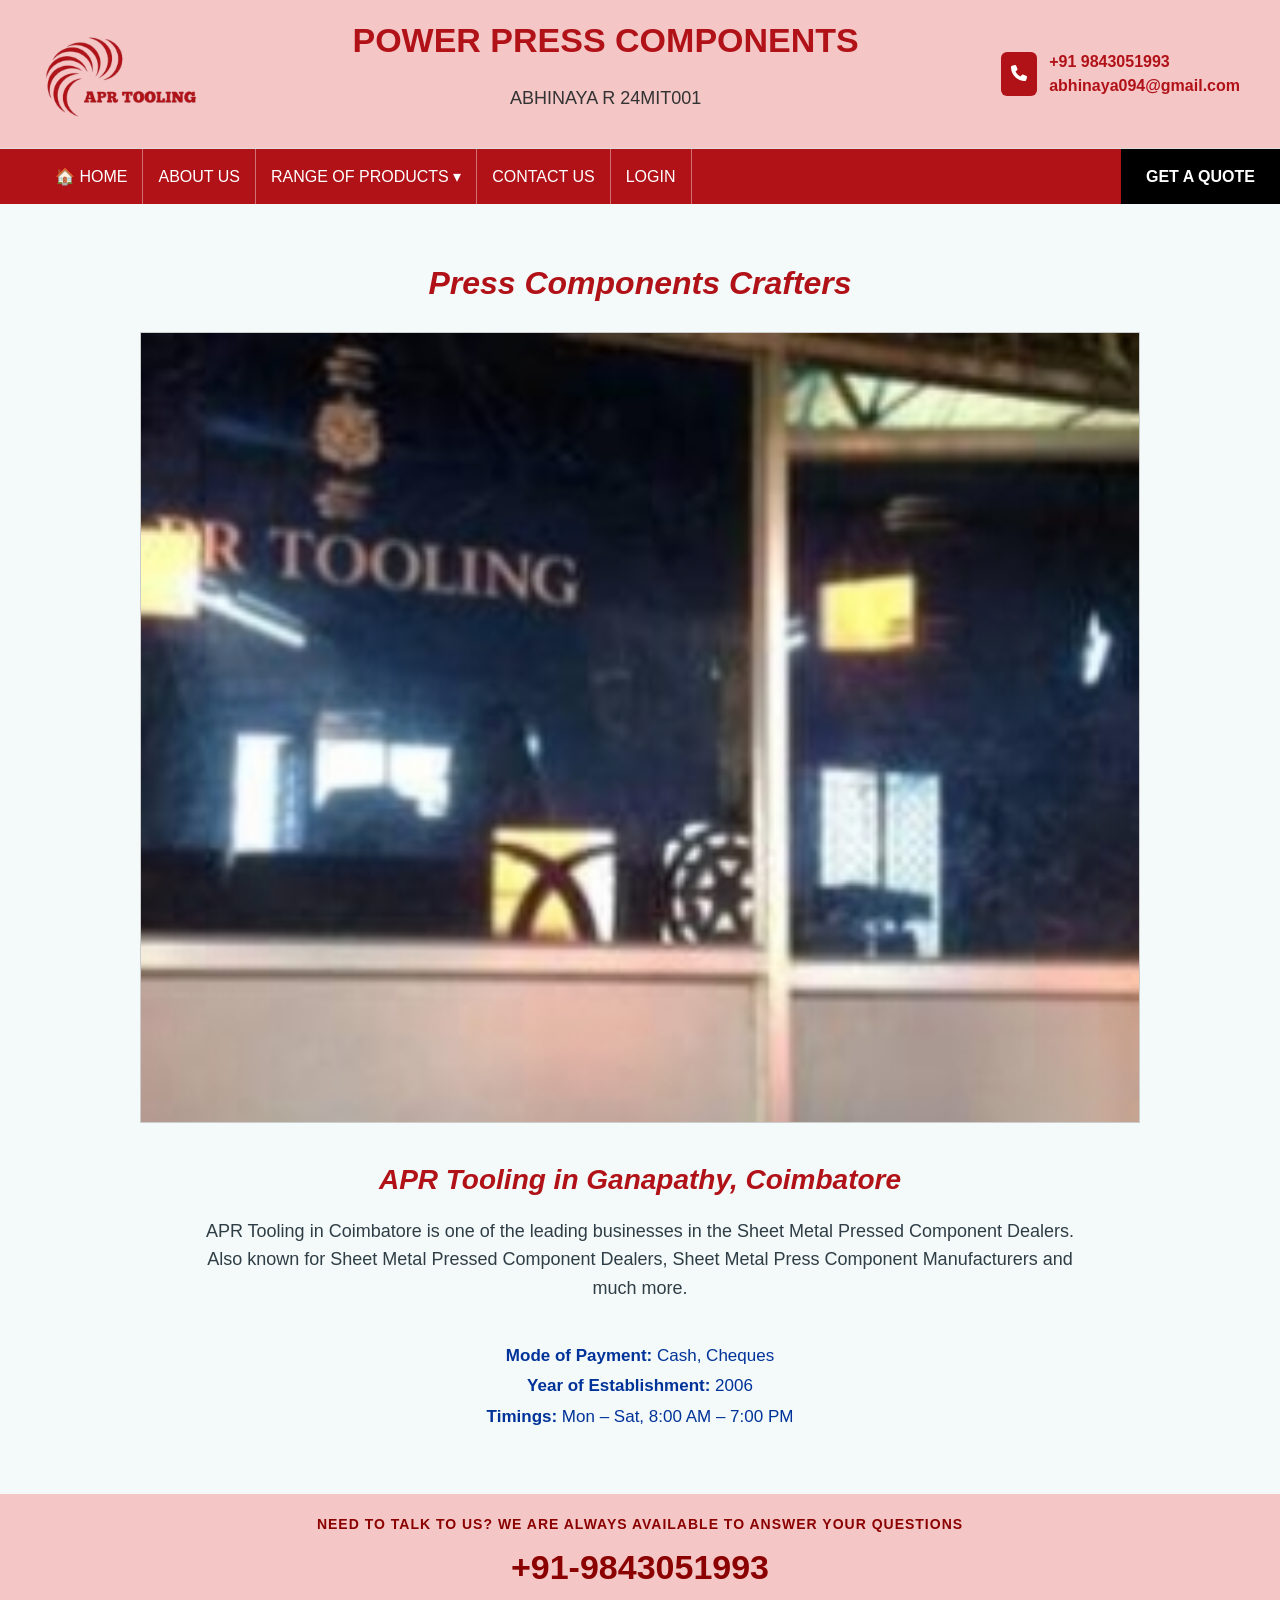
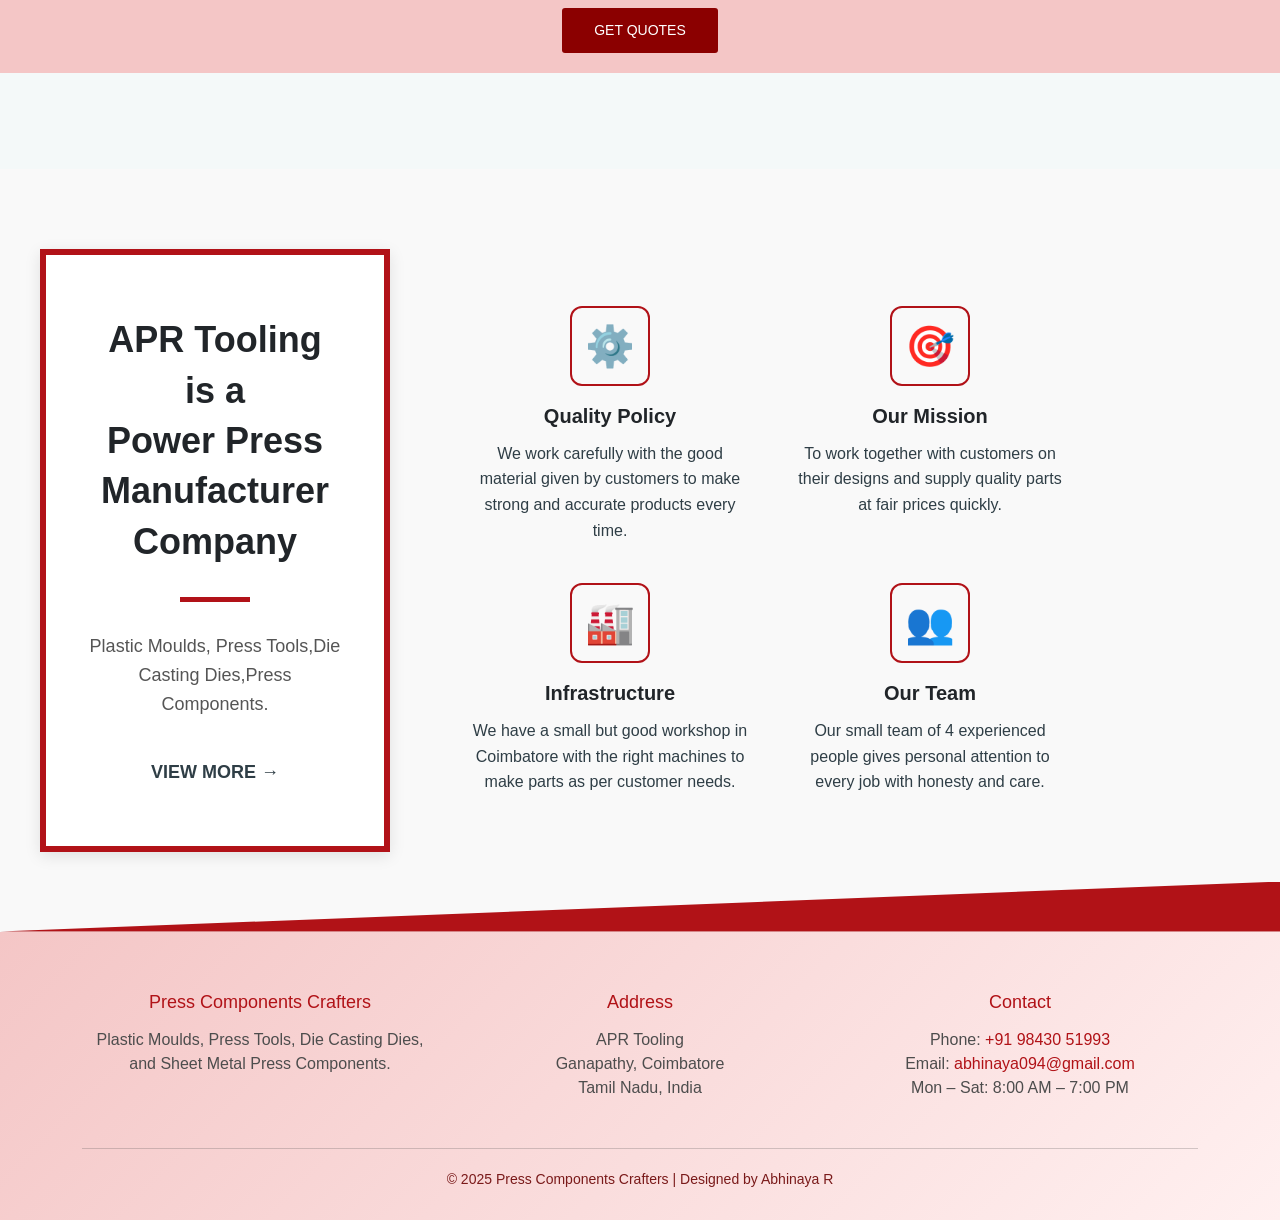
<file: index.html>
<!DOCTYPE html>
<html lang="en">
<head>
  <meta charset="UTF-8">
  <meta name="viewport" content="width=device-width, initial-scale=1">
  <title>Power Press Components</title>

  <!-- Bootstrap (only for grid/cards) -->
  <link href="https://cdn.jsdelivr.net/npm/bootstrap@5.3.3/dist/css/bootstrap.min.css" rel="stylesheet">

  <!-- Font Awesome -->
  <link rel="stylesheet" href="https://cdnjs.cloudflare.com/ajax/libs/font-awesome/6.5.1/css/all.min.css">

  <!-- Custom CSS -->
  <link rel="stylesheet" href="index.css">
</head>

<body>

<!-- HERO SECTION -->
<section class="hero">
  <div class="hero-row">

    <!-- Logo -->
    <div class="hero-left">
      <img src="logo1.png" alt="Logo" class="hero-logo">
    </div>

    <!-- Center Title -->
    <div class="hero-center">
      <h1 class="hero-title">POWER PRESS COMPONENTS</h1><br>
      <p class="hero-subtitle">ABHINAYA R 24MIT001</p>
    </div>

    <!-- Contact Info -->
    <div class="header-right">
      <div class="info-box">
        <div class="icon-box">
          <i class="fa-solid fa-phone"></i>
        </div>
        <div>
          <a href="tel:+919843051993" class="phone">+91 9843051993</a><br>
          <a href="mailto:abhinaya094@gmail.com" class="email">abhinaya094@gmail.com</a>
        </div>
      </div>
    </div>

  </div>
</section>

<!-- NAVBAR -->
<nav class="main-nav">
 <ul class="main-menu">

    <li><a href="index.html">🏠 HOME</a></li>
    <li><a href="aboutus.html">ABOUT US</a></li>
    <li>
      <a href="pro1.html">RANGE OF PRODUCTS ▾</a>
      <ul>
        <li><a href="pro1.html">OVAL CUP</a></li>
        <li><a href="pro1.html">METAL CUP ONE INCH</a></li>
        <li><a href="pro1.html">METAL CUP ONE 7/8 INCH</a></li>
      </ul>
    </li>
      
   
    <li><a href="contactus.html">CONTACT US</a></li>
    <li><a href="login.html">LOGIN</a></li>
  </ul>

  <div class="quote">
    <a href="index.html">GET A QUOTE</a>
  </div>
</nav>

 <section class="company-section">
  <div class="container text-center">

    <h2 class="company-title">Press Components Crafters</h2>
    <div class="image-box">
      <img src="frontimg.jpg" alt="Press Components" class="center" width="990%",height="900%">
    </div>

    <h3 class="location-title">
      APR Tooling in Ganapathy, Coimbatore
    </h3>

    <p class="description">
      APR Tooling in Coimbatore is one of the leading businesses in the Sheet Metal
      Pressed Component Dealers. Also known for Sheet Metal Pressed Component Dealers,
      Sheet Metal Press Component Manufacturers and much more.
    </p>

    <div class="details-box">
      <p><strong>Mode of Payment:</strong> Cash, Cheques</p>
      <p><strong>Year of Establishment:</strong> 2006</p>
      <p><strong>Timings:</strong> Mon – Sat, 8:00 AM – 7:00 PM</p>
    </div>

  </div>
</section>
<div class="hero-box">
  <div class="hero-content">
    <p class="hero-text">
      NEED TO TALK TO US? WE ARE ALWAYS AVAILABLE TO ANSWER YOUR QUESTIONS
    </p>

    <h1 class="hero-number">
      +91-9843051993
    </h1>

    <button class="hero-btn">GET QUOTES</button>
  </div>
</div>
<br><br><br><br>

<section class="ll-section">
  <div class="ll-container">

    <!-- Left Box -->
    <div class="left-box">
      <div class="title">
        APR Tooling <br>
         is a <br>
        Power Press<br>
        Manufacturer Company
 
      </div>

      <div class="red-line"></div>

      <div class="subtitle">
       Plastic Moulds, Press Tools,Die Casting Dies,Press Components.
      </div>

      <a href="aboutus.html" class="view-more">VIEW MORE</a>
    </div>
    <div class="right-grid">

      <div class="item">
        <div class="icon">⚙️</div>
        <div class="item-title">Quality Policy</div>
        <div class="item-text">
          We work carefully with the good material given by customers to make strong and accurate products every time.
        </div>
      </div>

      <div class="item">
        <div class="icon">🎯</div>
        <div class="item-title">Our Mission</div>
        <div class="item-text">
          To work together with customers on their designs and supply quality parts at fair prices quickly.
        </div>
      </div>

      <div class="item">
        <div class="icon">🏭</div>
        <div class="item-title">Infrastructure</div>
        <div class="item-text">
          We have a small but good workshop in Coimbatore with the right machines to make parts as per customer needs.
        </div>
      </div>

      <div class="item">
        <div class="icon">👥</div>
        <div class="item-title">Our Team</div>
        <div class="item-text">
          Our small team of 4 experienced people gives personal attention to every job with honesty and care.
        </div>
      </div>

    </div>
  </div>
</section>

 
<!-- ================= FOOTER ================= -->
<!-- ================= FOOTER ================= -->
<footer class="site-footer">
  <div class="footer-wave"></div>
  <div class="container">

    <div class="row text-center footer-content">
      <div class="col-md-4 mb-3">
        <h5>Press Components Crafters</h5>
        <p>
          Plastic Moulds, Press Tools, Die Casting Dies, and
          Sheet Metal Press Components.
        </p>
      </div>

      <div class="col-md-4 mb-3">
        <h5>Address</h5>
        <p>
          APR Tooling<br>
          Ganapathy, Coimbatore<br>
          Tamil Nadu, India
        </p>
      </div>

      <div class="col-md-4 mb-3">
        <h5>Contact</h5>
        <p>
          Phone: <a href="tel:+919843051993">+91 98430 51993</a><br>
          Email: <a href="mailto:abhinaya094@gmail.com">abhinaya094@gmail.com</a><br>
          Mon – Sat: 8:00 AM – 7:00 PM
        </p>
      </div>
    </div>

    <hr>

    <p class="text-center mb-0 footer-bottom">
      © 2025 Press Components Crafters | Designed by Abhinaya R
    </p>
  </div>
</footer>
  </div>
</footer>
</body>
</html>
</file>
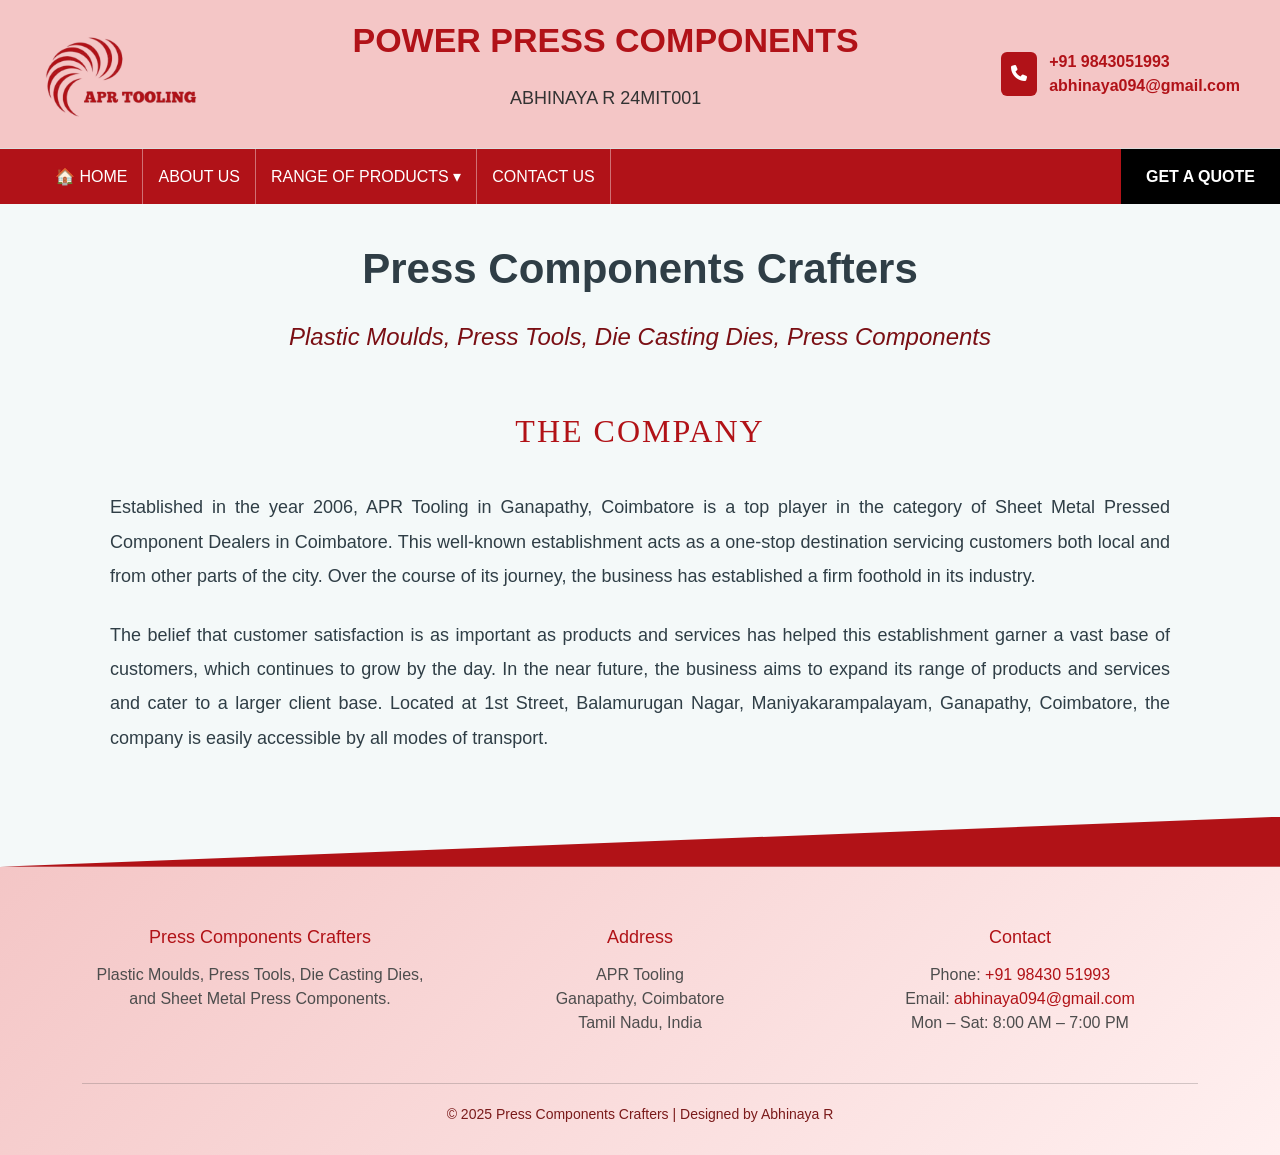
<file: aboutus.html>
<!DOCTYPE html>
<html lang="en">
<head>
  <meta charset="UTF-8">
  <meta name="viewport" content="width=device-width, initial-scale=1">
  <title>Power Press Components</title>
 <link href="https://cdn.jsdelivr.net/npm/bootstrap@5.3.3/dist/css/bootstrap.min.css" rel="stylesheet">
  <link rel="stylesheet" href="https://cdnjs.cloudflare.com/ajax/libs/font-awesome/6.5.1/css/all.min.css">
  <link rel="stylesheet" href="about.css">
</head>
<body>
<section class="hero">
 <div class="hero-row">
 <div class="hero-left">
 <img src=logo1.png alt="Logo" class="hero-logo">
</div>
    <div class="hero-center">
      <h1 class="hero-title">POWER PRESS COMPONENTS</h1><br>
      <p class="hero-subtitle">ABHINAYA R 24MIT001</p>
    </div>
    <div class="header-right">
      <div class="info-box">
        <div class="icon-box">
          <i class="fa-solid fa-phone"></i>
        </div>
        <div>
          <a href="tel:+919843051993" class="phone">+91 9843051993</a><br>
          <a href="mailto:abhinaya094@gmail.com" class="email">abhinaya094@gmail.com</a>
        </div>
      </div>
    </div>

  </div>
</section>

<!-- NAVBAR -->
<nav class="main-nav">
 <ul class="main-menu">

    <li><a href="index.html">🏠 HOME</a></li>
    <li><a href="aboutus.html">ABOUT US</a></li>
    <li>
      <a href="pro1.html">RANGE OF PRODUCTS ▾</a>
      <ul>
        <li><a href="pro1.html">OVAL CUP</a></li>
        <li><a href="pro1.html">METAL CUP ONE INCH</a></li>
        <li><a href="pro1.html">METAL CUP ONE 7/8 INCH</a></li>
      </ul>
    </li>
        
   
    <li><a href="contactus.html">CONTACT US</a></li>
  </ul>

  <div class="quote">
    <a href="index.html">GET A QUOTE</a>
  </div>
</nav>
<!-- ================= ABOUT / COMPANY SECTION ================= -->
<section class="about-section">

  <h1 class="about-title">Press Components Crafters</h1><br>

  <h2 class="about-subtitle">
    Plastic Moulds, Press Tools, Die Casting Dies, Press Components
  </h2>

  <h3 class="company-heading">THE COMPANY</h3>

  <div class="company-content">
    <p>
      Established in the year 2006, APR Tooling in Ganapathy, Coimbatore is a top
      player in the category of Sheet Metal Pressed Component Dealers in Coimbatore.
      This well-known establishment acts as a one-stop destination servicing customers
      both local and from other parts of the city. Over the course of its journey,
      the business has established a firm foothold in its industry.
    </p>

    <p>
      The belief that customer satisfaction is as important as products and services
      has helped this establishment garner a vast base of customers, which continues
      to grow by the day. In the near future, the business aims to expand its range
      of products and services and cater to a larger client base. Located at 1st Street,
      Balamurugan Nagar, Maniyakarampalayam, Ganapathy, Coimbatore, the company is easily
      accessible by all modes of transport.
    </p>
  </div>

</section>
<br><br><br>
<!-- ================= FOOTER ================= -->
<footer class="site-footer">
  <div class="footer-wave"></div>
  <div class="container">

    <div class="row text-center footer-content">
      <div class="col-md-4 mb-3">
        <h5>Press Components Crafters</h5>
        <p>
          Plastic Moulds, Press Tools, Die Casting Dies, and
          Sheet Metal Press Components.
        </p>
      </div>

      <div class="col-md-4 mb-3">
        <h5>Address</h5>
        <p>
          APR Tooling<br>
          Ganapathy, Coimbatore<br>
          Tamil Nadu, India
        </p>
      </div>

      <div class="col-md-4 mb-3">
        <h5>Contact</h5>
        <p>
          Phone: <a href="tel:+919843051993">+91 98430 51993</a><br>
          Email: <a href="mailto:abhinaya094@gmail.com">abhinaya094@gmail.com</a><br>
          Mon – Sat: 8:00 AM – 7:00 PM
        </p>
      </div>
    </div>

    <hr>

    <p class="text-center mb-0 footer-bottom">
      © 2025 Press Components Crafters | Designed by Abhinaya R
    </p>
  </div>
</footer>
  </div>
</footer>

</body>
</html>
</file>
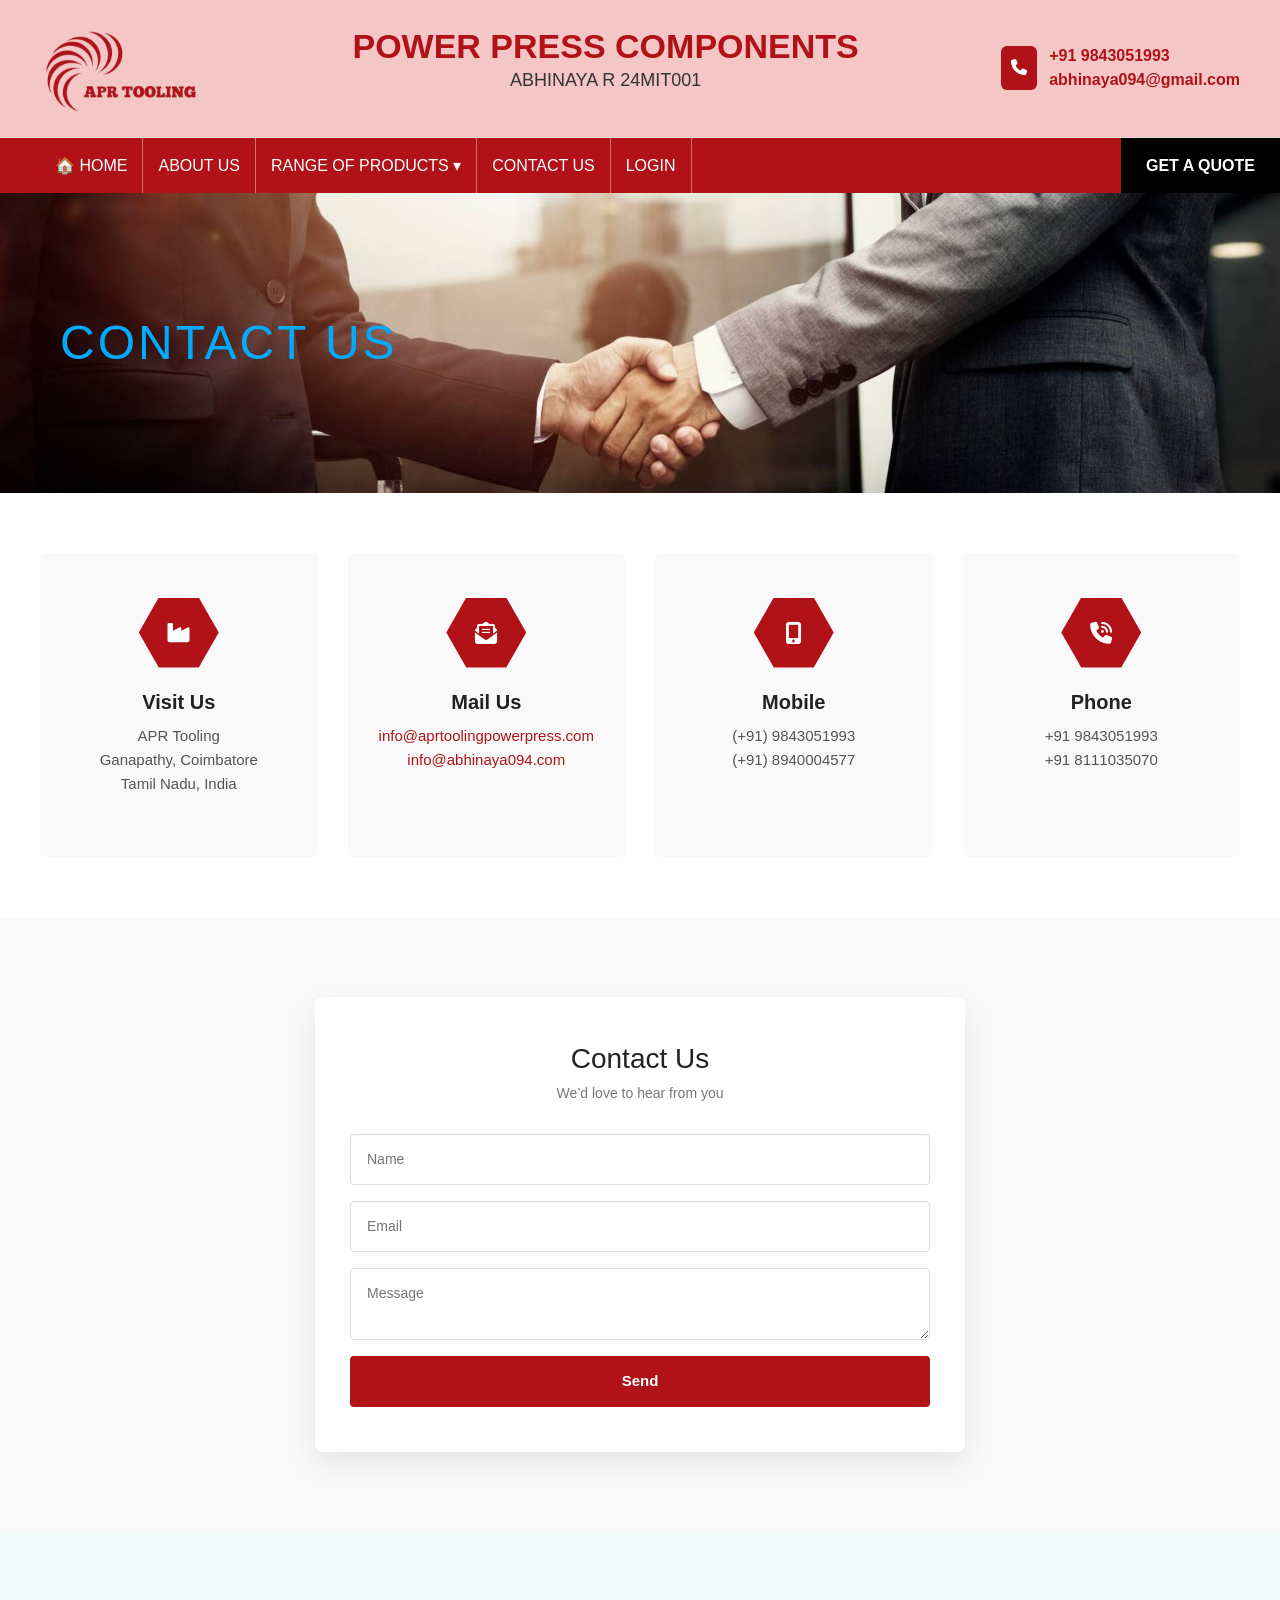
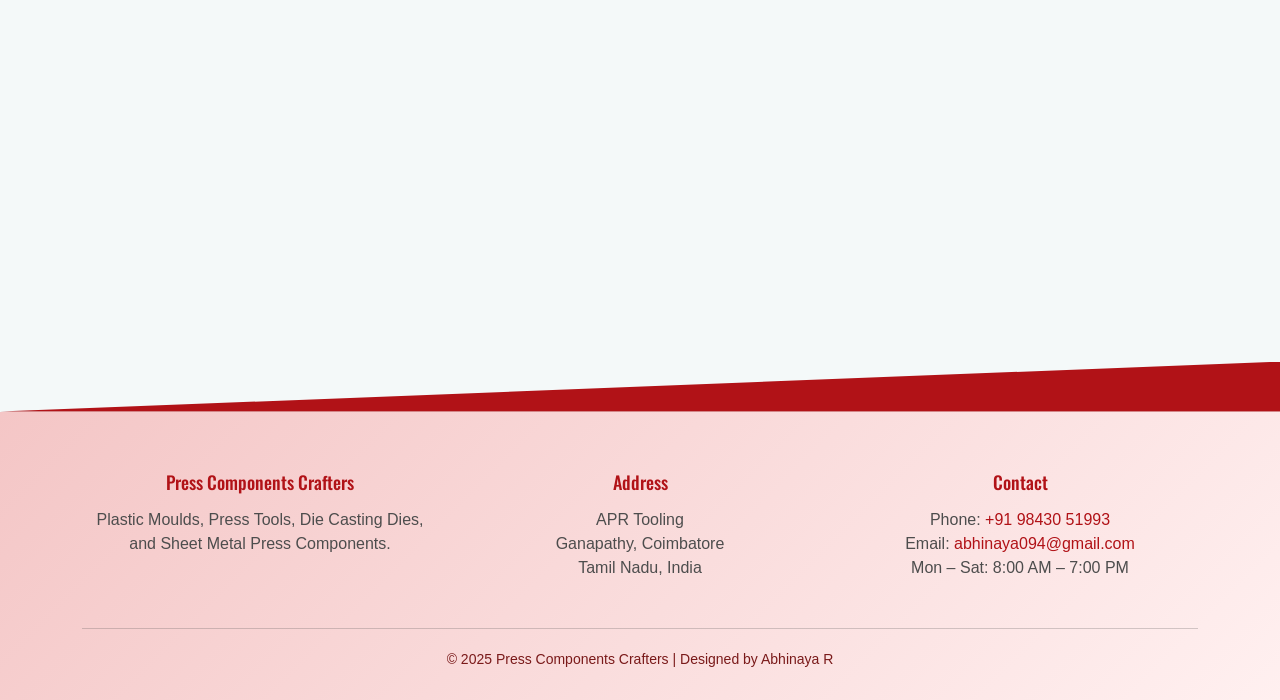
<file: contactus.html>
<!DOCTYPE html>
<html lang="en">
<head>
<meta charset="UTF-8">
<title>Contact Us</title>

<!-- Google Fonts -->
<link href="https://fonts.googleapis.com/css2?family=Oswald:wght@500;700&display=swap" rel="stylesheet">

<!-- Bootstrap CSS -->
<link href="https://cdn.jsdelivr.net/npm/bootstrap@5.3.3/dist/css/bootstrap.min.css" rel="stylesheet">

<!-- Font Awesome -->
<link rel="stylesheet" href="https://cdnjs.cloudflare.com/ajax/libs/font-awesome/6.5.1/css/all.min.css">

<!-- Custom CSS -->
<link rel="stylesheet" href="contactus.css">
</head>
<body>

<!-- HERO SECTION -->
<section class="hero">
 <div class="hero-row">
   <div class="hero-left">
     <img src="logo1.png" alt="Logo" class="hero-logo">
   </div>
   <div class="hero-center">
     <h1 class="hero-title">POWER PRESS COMPONENTS</h1>
     <p class="hero-subtitle">ABHINAYA R 24MIT001</p>
   </div>
   <div class="header-right">
     <div class="info-box">
       <div class="icon-box">
         <i class="fa-solid fa-phone"></i>
       </div>
       <div>
         <a href="tel:+919843051993" class="phone">+91 9843051993</a><br>
         <a href="mailto:abhinaya094@gmail.com" class="email">abhinaya094@gmail.com</a>
       </div>
     </div>
   </div>
 </div>
</section>

<!-- NAVBAR -->
<nav class="main-nav">
 <ul class="main-menu">
    <li><a href="index.html">🏠 HOME</a></li>
    <li><a href="aboutus.html">ABOUT US</a></li>
    <li>
      <a href="pro1.html">RANGE OF PRODUCTS ▾</a>
      <ul>
        <li><a href="pro1.html">OVAL CUP</a></li>
        <li><a href="pro1.html">METAL CUP ONE INCH</a></li>
        <li><a href="pro1.html">METAL CUP ONE 7/8 INCH</a></li>
      </ul>
    </li>
    <li><a href="contactus.html">CONTACT US</a></li>
    <li><a href="login.html">LOGIN</a></li>
  </ul>
  <div class="quote">
    <a href="index.html">GET A QUOTE</a>
  </div>
</nav>

<!-- CONTACT BANNER -->
<div class="contact-banner">
    <h1>CONTACT US</h1>
</div>

<section class="contact-info-section">
  <div class="contact-grid">

    <div class="contact-box">
      <div class="icon-hex">
        <i class="fa-solid fa-industry"></i>
      </div>
      <h3>Visit Us</h3>
      <p>APR Tooling<br>Ganapathy, Coimbatore<br>Tamil Nadu, India</p>
    </div>

    <div class="contact-box">
      <div class="icon-hex">
        <i class="fa-solid fa-envelope-open-text"></i>
      </div>
      <h3>Mail Us</h3>
      <p class="highlight">
        <a href="mailto:info@aprtoolingpowerpress.com">info@aprtoolingpowerpress.com</a><br>
        <a href="mailto:info@abhinaya094.com">info@abhinaya094.com</a>
      </p>
    </div>

    <div class="contact-box">
      <div class="icon-hex">
        <i class="fa-solid fa-mobile-screen-button"></i>
      </div>
      <h3>Mobile</h3>
      <p>
        <a href="tel:+919778177777">(+91) 9843051993</a><br>
        <a href="tel:+919211191111">(+91) 8940004577</a>
      </p>
    </div>

    <div class="contact-box">
      <div class="icon-hex">
        <i class="fa-solid fa-phone-volume"></i>
      </div>
      <h3>Phone</h3>
      <p>
        <a href="tel:+91 9843051993">+91 9843051993</a><br>
        <a href="tel:+91 8111035070">+91 8111035070</a>
      </p>
    </div>

  </div>
</section>

<section class="contact-form-section">
  <div class="contact-form-container">
    <h2>Contact Us</h2>
    <p class="form-subtitle">We’d love to hear from you</p>

    <form id="contactForm">
      <input type="text" name="name" placeholder="Name" required>
      <input type="email" name="email" placeholder="Email" required>
      <textarea name="message" placeholder="Message"></textarea>
      <button type="submit">Send</button>
    </form>
  </div>
</section>

<!-- GOOGLE MAP -->
<section class="map-section">
  <iframe src="https://maps.google.com/maps?q=11.0403333,76.9703333&hl=en&z=17&output=embed"
    loading="lazy" referrerpolicy="no-referrer-when-downgrade">
  </iframe>
</section>

<!-- FOOTER -->
<footer class="site-footer">
  <div class="footer-wave"></div>
  <div class="container">
    <div class="row text-center footer-content">
      <div class="col-md-4 mb-3">
        <h5>Press Components Crafters</h5>
        <p>Plastic Moulds, Press Tools, Die Casting Dies, and Sheet Metal Press Components.</p>
      </div>
      <div class="col-md-4 mb-3">
        <h5>Address</h5>
        <p>APR Tooling<br>Ganapathy, Coimbatore<br>Tamil Nadu, India</p>
      </div>
      <div class="col-md-4 mb-3">
        <h5>Contact</h5>
        <p>Phone: <a href="tel:+919843051993">+91 98430 51993</a><br>
           Email: <a href="mailto:abhinaya094@gmail.com">abhinaya094@gmail.com</a><br>
           Mon – Sat: 8:00 AM – 7:00 PM
        </p>
      </div>
    </div>

    <hr>

    <p class="text-center mb-0 footer-bottom">
      © 2025 Press Components Crafters | Designed by Abhinaya R
    </p>
  </div>
</footer>

<!-- JS for AJAX form submission -->
<script>
document.getElementById("contactForm").addEventListener("submit", async function(e) {
  e.preventDefault();

  const data = {
    name: this.name.value.trim(),
    email: this.email.value.trim(),
    message: this.message.value.trim()
  };

  if (!data.name || !data.email || !data.message) {
    alert("All fields are required!");
    return;
  }

  try {
    const res = await fetch("https://power-press-components-backend.onrender.com/api/contact", {
      method: "POST",
      headers: { "Content-Type": "application/json" },
      body: JSON.stringify(data)
    });

    const result = await res.json();
    if(result.success) {
      alert("Message sent successfully!");
      this.reset();
    } else {
      alert(result.error || "Failed to send message");
    }

  } catch (err) {
    console.error(err);
    alert("Error submitting form. Check console for details.");
  }
});
</script>


</body>
</html>
</file>
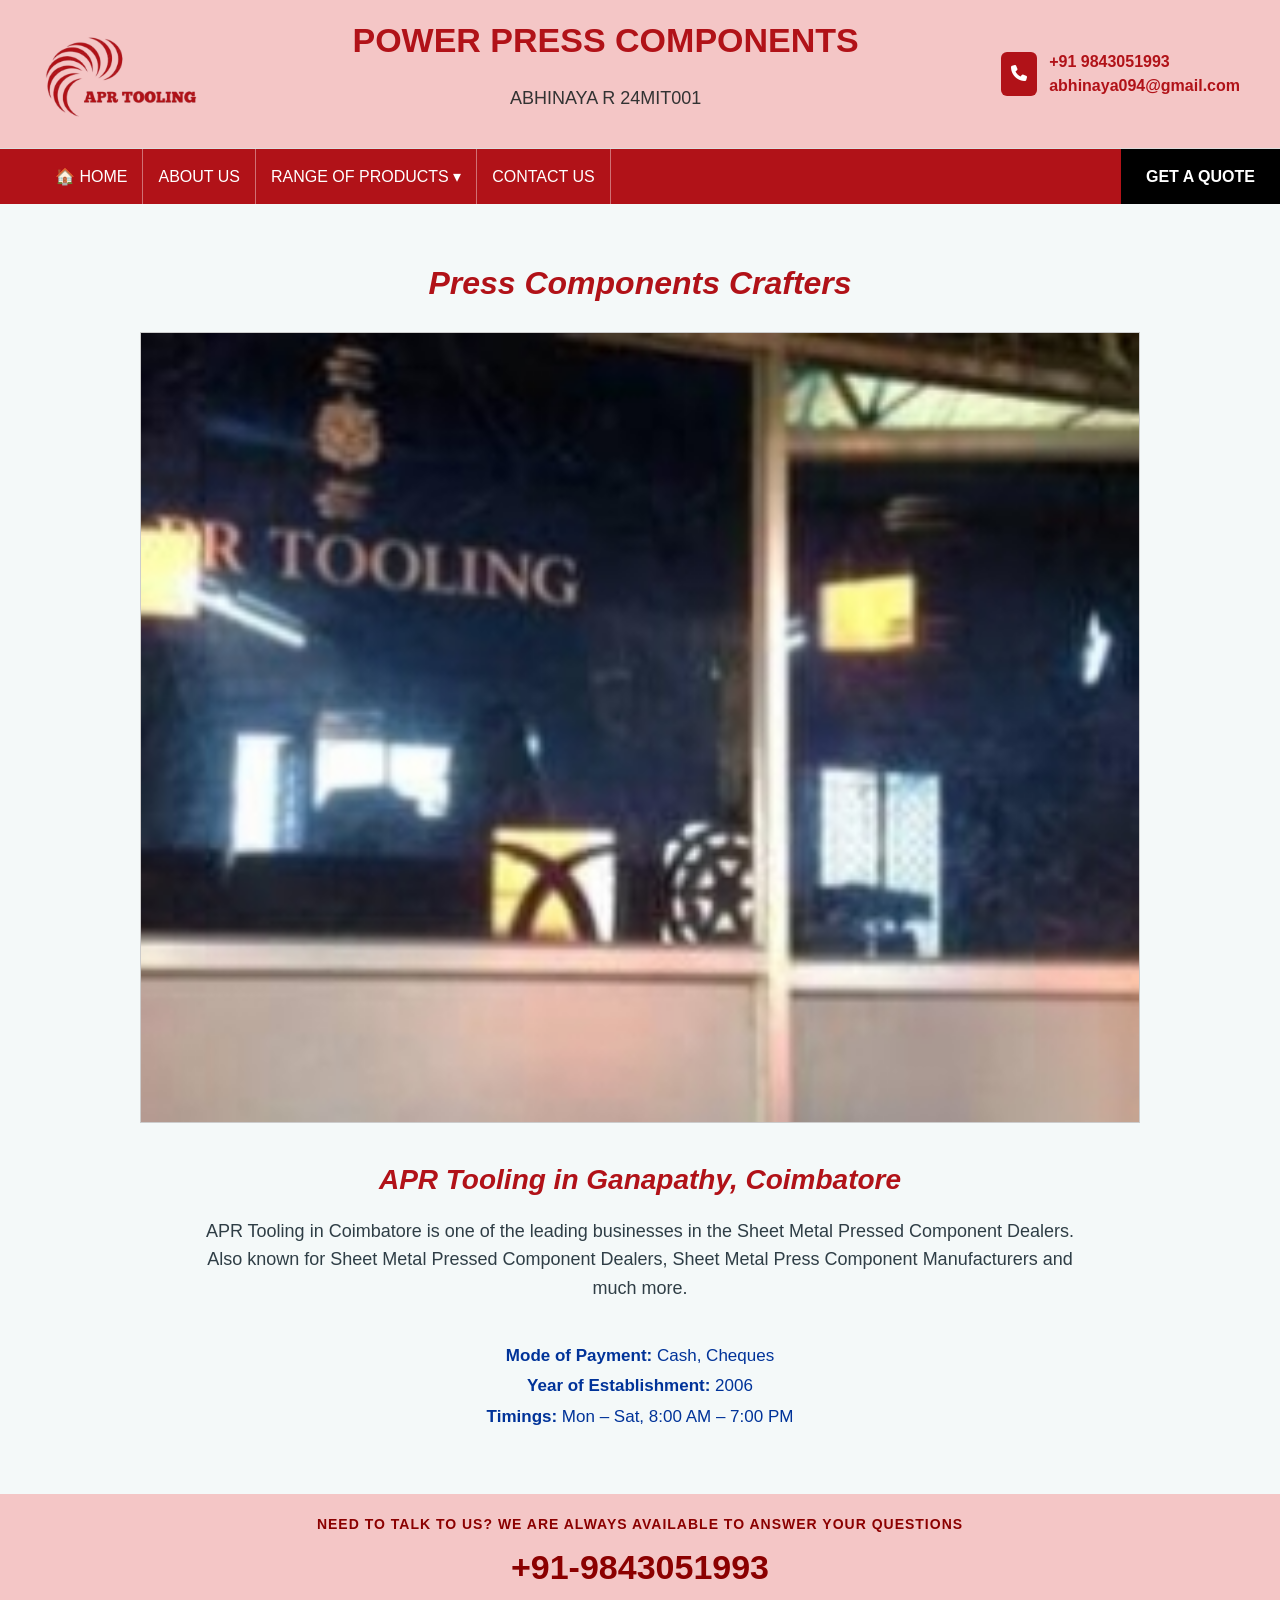
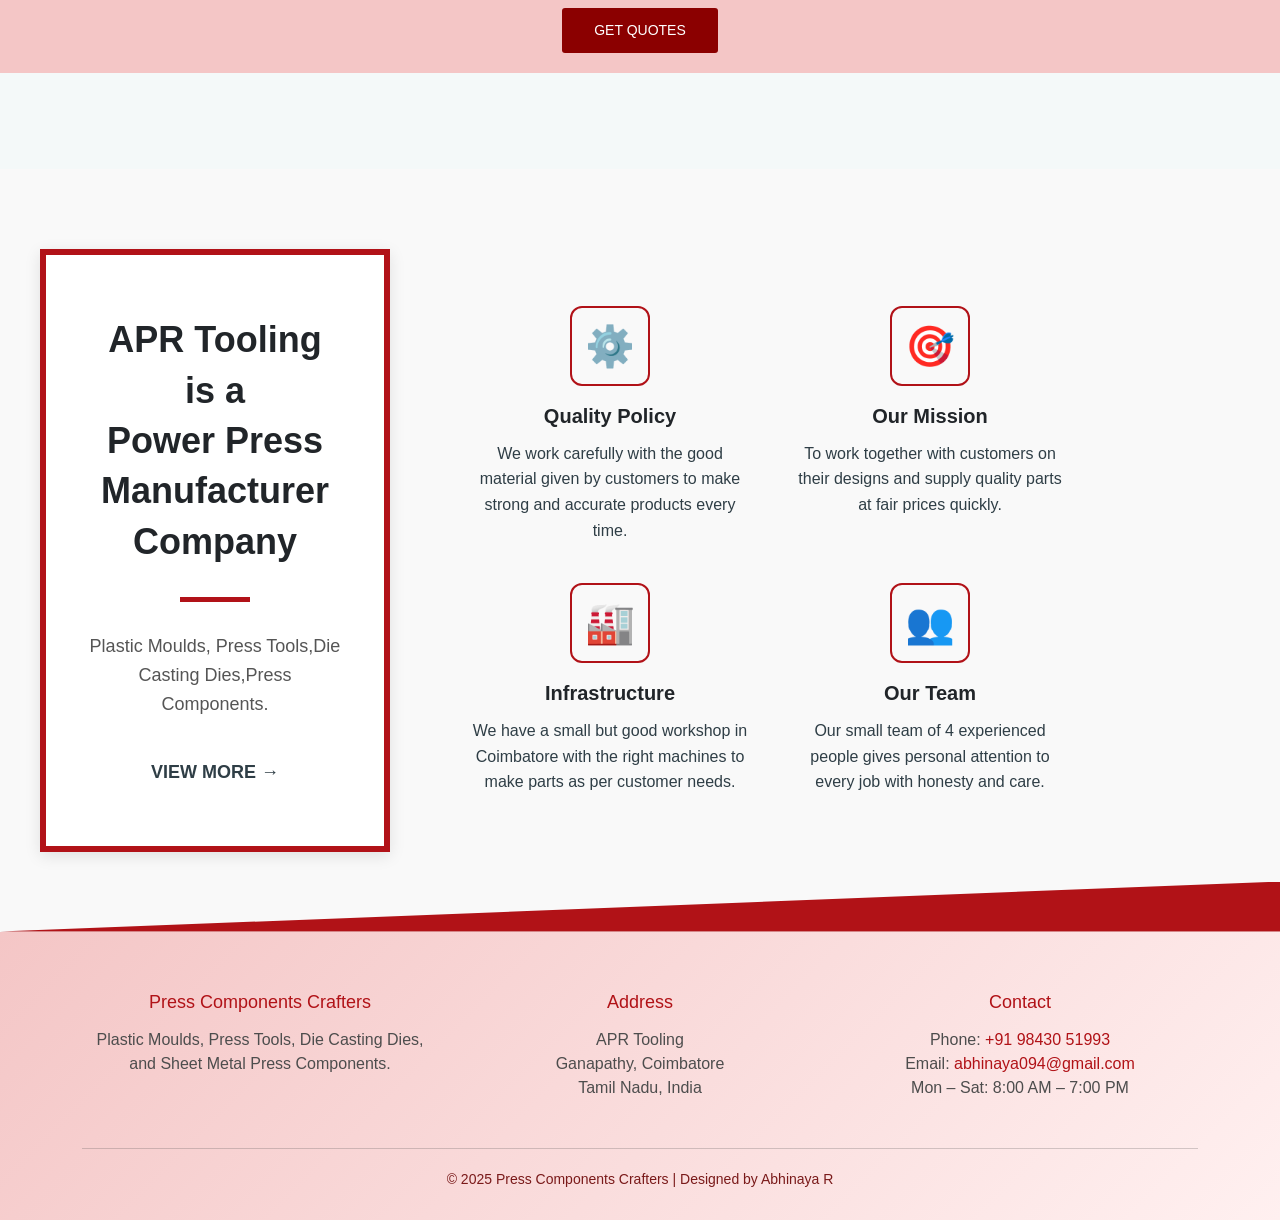
<file: index1.html>
<!DOCTYPE html>
<html lang="en">
<head>
  <meta charset="UTF-8">
  <meta name="viewport" content="width=device-width, initial-scale=1">
  <title>Power Press Components</title>

  <!-- Bootstrap (only for grid/cards) -->
  <link href="https://cdn.jsdelivr.net/npm/bootstrap@5.3.3/dist/css/bootstrap.min.css" rel="stylesheet">

  <!-- Font Awesome -->
  <link rel="stylesheet" href="https://cdnjs.cloudflare.com/ajax/libs/font-awesome/6.5.1/css/all.min.css">

  <!-- Custom CSS -->
  <link rel="stylesheet" href="index.css">
</head>

<body>

<!-- HERO SECTION -->
<section class="hero">
  <div class="hero-row">

    <!-- Logo -->
    <div class="hero-left">
      <img src="logo1.png" alt="Logo" class="hero-logo">
    </div>

    <!-- Center Title -->
    <div class="hero-center">
      <h1 class="hero-title">POWER PRESS COMPONENTS</h1><br>
      <p class="hero-subtitle">ABHINAYA R 24MIT001</p>
    </div>

    <!-- Contact Info -->
    <div class="header-right">
      <div class="info-box">
        <div class="icon-box">
          <i class="fa-solid fa-phone"></i>
        </div>
        <div>
          <a href="tel:+919843051993" class="phone">+91 9843051993</a><br>
          <a href="mailto:abhinaya094@gmail.com" class="email">abhinaya094@gmail.com</a>
        </div>
      </div>
    </div>

  </div>
</section>

<!-- NAVBAR -->
<nav class="main-nav">
 <ul class="main-menu">

    <li><a href="index1.html">🏠 HOME</a></li>
    <li><a href="aboutus.html">ABOUT US</a></li>
    <li>
      <a href="pro1.html">RANGE OF PRODUCTS ▾</a>
      <ul>
        <li><a href="pro1.html">OVAL CUP</a></li>
        <li><a href="pro1.html">METAL CUP ONE INCH</a></li>
        <li><a href="pro1.html">METAL CUP ONE 7/8 INCH</a></li>
      </ul>
    </li>
      
   
    <li><a href="contactus.html">CONTACT US</a></li>
  </ul>

  <div class="quote">
    <a href="index1.html">GET A QUOTE</a>
  </div>
</nav>

 <section class="company-section">
  <div class="container text-center">

    <h2 class="company-title">Press Components Crafters</h2>
    <div class="image-box">
      <img src="frontimg.jpg" alt="Press Components" class="center" width="990%",height="900%">
    </div>

    <h3 class="location-title">
      APR Tooling in Ganapathy, Coimbatore
    </h3>

    <p class="description">
      APR Tooling in Coimbatore is one of the leading businesses in the Sheet Metal
      Pressed Component Dealers. Also known for Sheet Metal Pressed Component Dealers,
      Sheet Metal Press Component Manufacturers and much more.
    </p>

    <div class="details-box">
      <p><strong>Mode of Payment:</strong> Cash, Cheques</p>
      <p><strong>Year of Establishment:</strong> 2006</p>
      <p><strong>Timings:</strong> Mon – Sat, 8:00 AM – 7:00 PM</p>
    </div>

  </div>
</section>
<div class="hero-box">
  <div class="hero-content">
    <p class="hero-text">
      NEED TO TALK TO US? WE ARE ALWAYS AVAILABLE TO ANSWER YOUR QUESTIONS
    </p>

    <h1 class="hero-number">
      +91-9843051993
    </h1>

    <button class="hero-btn">GET QUOTES</button>
  </div>
</div>
<br><br><br><br>

<section class="ll-section">
  <div class="ll-container">

    <!-- Left Box -->
    <div class="left-box">
      <div class="title">
        APR Tooling <br>
         is a <br>
        Power Press<br>
        Manufacturer Company
 
      </div>

      <div class="red-line"></div>

      <div class="subtitle">
       Plastic Moulds, Press Tools,Die Casting Dies,Press Components.
      </div>

      <a href="aboutus.html" class="view-more">VIEW MORE</a>
    </div>
    <div class="right-grid">

      <div class="item">
        <div class="icon">⚙️</div>
        <div class="item-title">Quality Policy</div>
        <div class="item-text">
          We work carefully with the good material given by customers to make strong and accurate products every time.
        </div>
      </div>

      <div class="item">
        <div class="icon">🎯</div>
        <div class="item-title">Our Mission</div>
        <div class="item-text">
          To work together with customers on their designs and supply quality parts at fair prices quickly.
        </div>
      </div>

      <div class="item">
        <div class="icon">🏭</div>
        <div class="item-title">Infrastructure</div>
        <div class="item-text">
          We have a small but good workshop in Coimbatore with the right machines to make parts as per customer needs.
        </div>
      </div>

      <div class="item">
        <div class="icon">👥</div>
        <div class="item-title">Our Team</div>
        <div class="item-text">
          Our small team of 4 experienced people gives personal attention to every job with honesty and care.
        </div>
      </div>

    </div>
  </div>
</section>

 
<!-- ================= FOOTER ================= -->
<!-- ================= FOOTER ================= -->
<footer class="site-footer">
  <div class="footer-wave"></div>
  <div class="container">

    <div class="row text-center footer-content">
      <div class="col-md-4 mb-3">
        <h5>Press Components Crafters</h5>
        <p>
          Plastic Moulds, Press Tools, Die Casting Dies, and
          Sheet Metal Press Components.
        </p>
      </div>

      <div class="col-md-4 mb-3">
        <h5>Address</h5>
        <p>
          APR Tooling<br>
          Ganapathy, Coimbatore<br>
          Tamil Nadu, India
        </p>
      </div>

      <div class="col-md-4 mb-3">
        <h5>Contact</h5>
        <p>
          Phone: <a href="tel:+919843051993">+91 98430 51993</a><br>
          Email: <a href="mailto:abhinaya094@gmail.com">abhinaya094@gmail.com</a><br>
          Mon – Sat: 8:00 AM – 7:00 PM
        </p>
      </div>
    </div>

    <hr>

    <p class="text-center mb-0 footer-bottom">
      © 2025 Press Components Crafters | Designed by Abhinaya R
    </p>
  </div>
</footer>
  </div>
</footer>
</body>
</html>
</file>
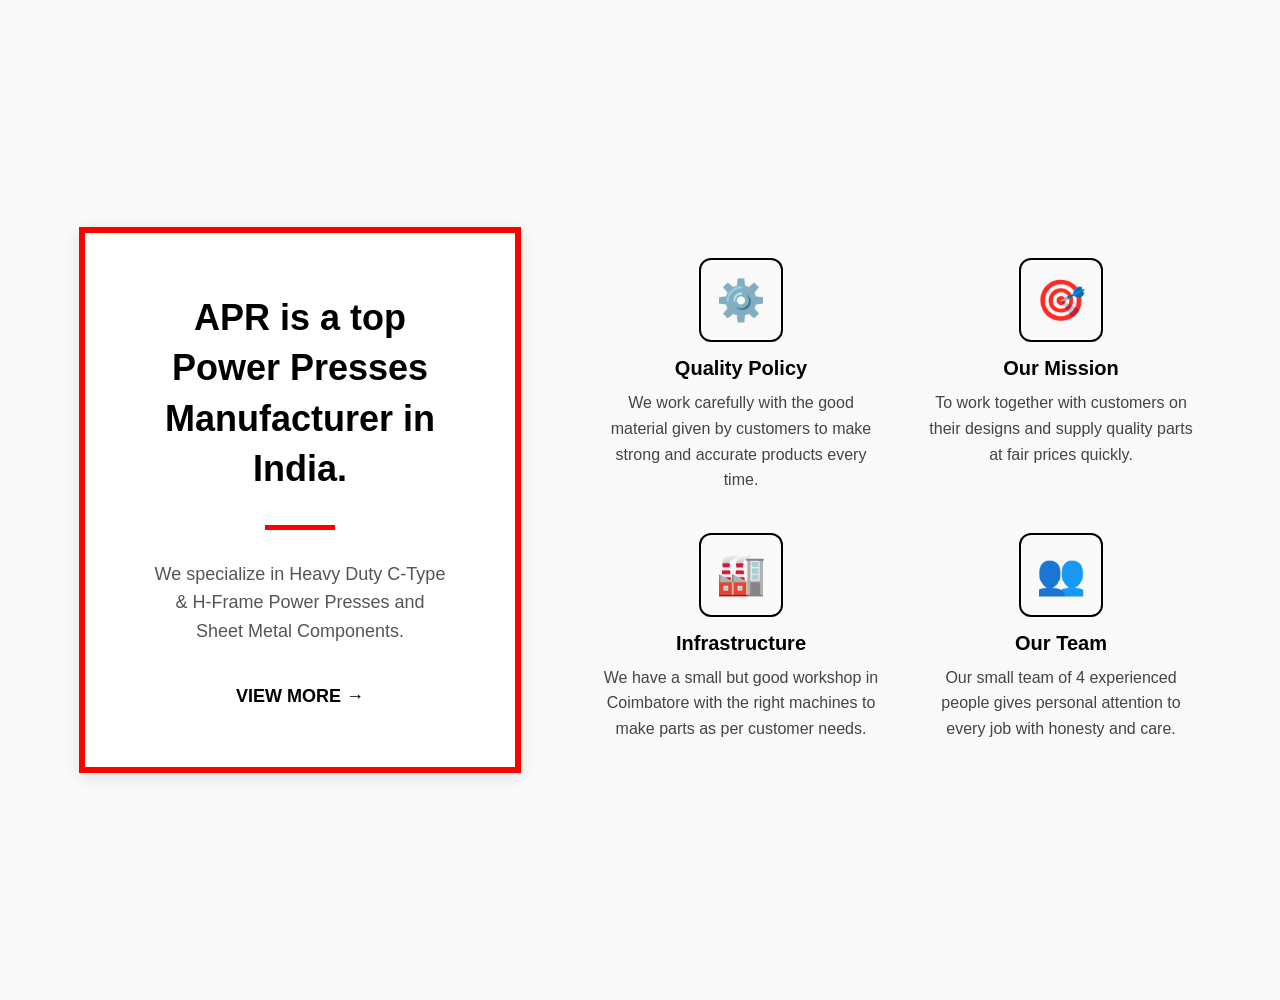
<file: ll.html>
<!DOCTYPE html>
<html lang="en">
<head>
    <meta charset="UTF-8">
    <meta name="viewport" content="width=device-width, initial-scale=1.0">
    <title>APR Tooling - Power Presses Manufacturer</title>
    <style>
        body {
            font-family: Arial, sans-serif;
            margin: 0;
            padding: 50px;
            background-color: #f9f9f9;
            display: flex;
            justify-content: center;
            align-items: center;
            min-height: 100vh;
        }
        .container {
            display: flex;
            gap: 80px;
            max-width: 1200px;
            align-items: center;
            flex-wrap: wrap;
        }
        /* Left Box */
        .left-box {
            width: 350px;
            padding: 60px 40px;
            border: 6px solid red;
            background-color: white;
            text-align: center;
            box-shadow: 0 4px 15px rgba(0,0,0,0.1);
            animation: slideInLeft 1.2s ease-out forwards;
            opacity: 0;
            transform: translateX(-100%);
        }
        @keyframes slideInLeft {
            to { opacity: 1; transform: translateX(0); }
        }
        .title {
            font-size: 36px;
            font-weight: bold;
            line-height: 1.4;
            margin-bottom: 30px;
        }
        .red-line {
            width: 70px;
            height: 5px;
            background-color: red;
            margin: 30px auto;
        }
        .subtitle {
            font-size: 18px;
            color: #555;
            line-height: 1.6;
            margin-bottom: 40px;
        }
        .view-more {
            font-size: 18px;
            font-weight: bold;
            color: black;
            text-decoration: none;
        }
        .view-more::after { content: " →"; }

        /* Right Grid */
        .right-grid {
            display: grid;
            grid-template-columns: 1fr 1fr;
            gap: 40px;
            max-width: 600px;
        }
        .item {
            display: flex;
            flex-direction: column;
            align-items: center;
            text-align: center;
        }
        .icon {
            width: 80px;
            height: 80px;
            border: 2px solid black;
            border-radius: 12px;
            display: flex;
            justify-content: center;
            align-items: center;
            font-size: 40px;
            margin-bottom: 15px;
        }
        .item-title {
            font-size: 20px;
            font-weight: bold;
            margin-bottom: 10px;
        }
        .item-text {
            font-size: 16px;
            color: #444;
            line-height: 1.6;
        }
    </style>
</head>
<body>
    <div class="container">
        <!-- Left Box -->
        <div class="left-box">
            <div class="title">
                APR is a top<br>
                Power Presses<br>
                Manufacturer in<br>
                India.
            </div>
            <div class="red-line"></div>
            <div class="subtitle">
                We specialize in Heavy Duty C-Type<br>
                & H-Frame Power Presses and<br>
                Sheet Metal Components.
            </div>
            <a href="#" class="view-more">VIEW MORE</a>
        </div>

        <!-- Right Grid -->
        <div class="right-grid">
            <div class="item">
                <div class="icon">⚙️</div>
                <div class="item-title">Quality Policy</div>
                <div class="item-text">
                    We work carefully with the good material given by customers to make strong and accurate products every time.
                </div>
            </div>

            <div class="item">
                <div class="icon">🎯</div>
                <div class="item-title">Our Mission</div>
                <div class="item-text">
                    To work together with customers on their designs and supply quality parts at fair prices quickly.
                </div>
            </div>

            <div class="item">
                <div class="icon">🏭</div>
                <div class="item-title">Infrastructure</div>
                <div class="item-text">
                    We have a small but good workshop in Coimbatore with the right machines to make parts as per customer needs.
                </div>
            </div>

            <div class="item">
                <div class="icon">👥</div>
                <div class="item-title">Our Team</div>
                <div class="item-text">
                    Our small team of 4 experienced people gives personal attention to every job with honesty and care.
                </div>
            </div>
        </div>
    </div>
</body>
</html>
</file>
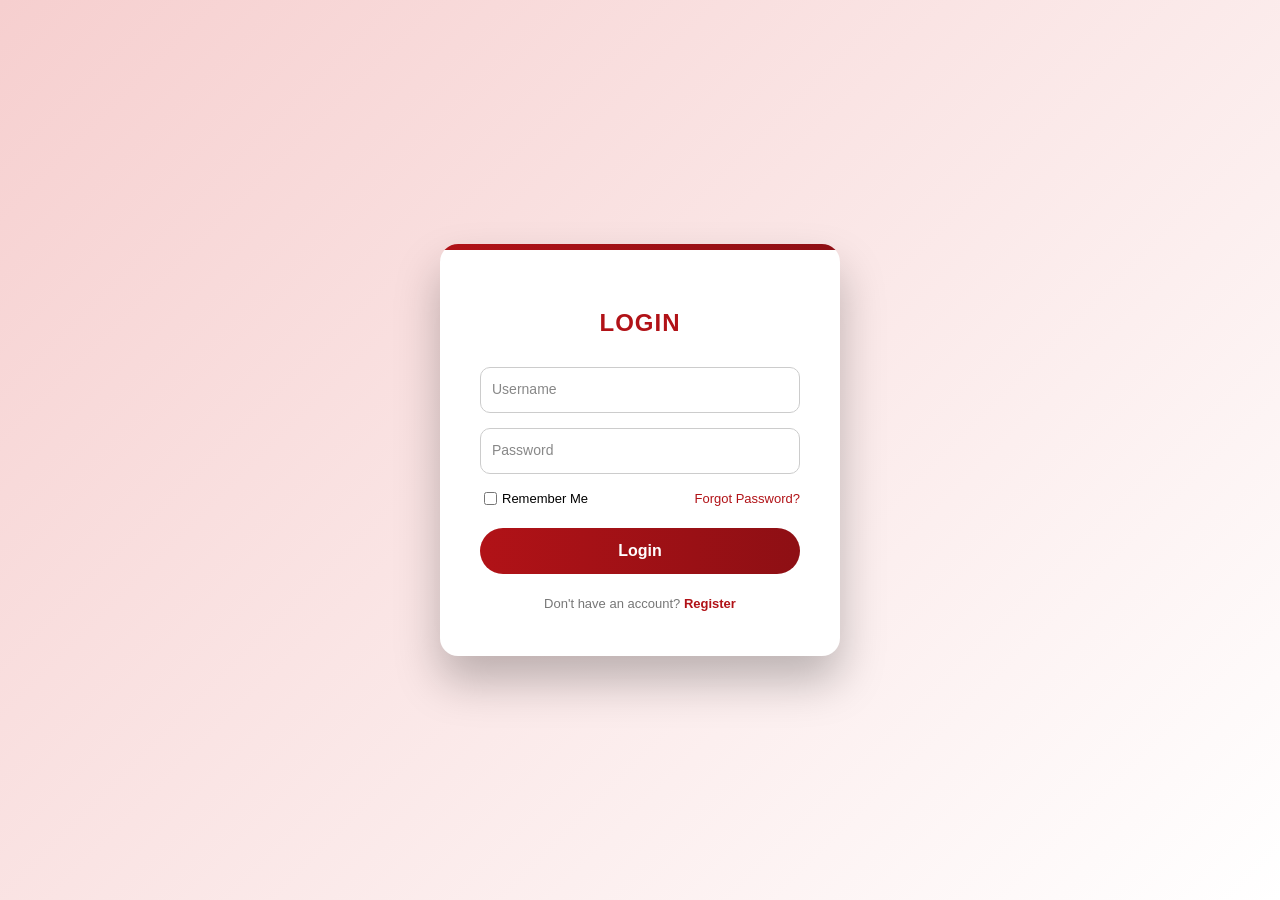
<file: login.html>
<!DOCTYPE html>
<html lang="en">
<head>
<meta charset="UTF-8">
<meta name="viewport" content="width=device-width, initial-scale=1.0">
<title>Login | Power Press Components</title>
<style>
*{ box-sizing:border-box; font-family:'Segoe UI', sans-serif;}
body{ margin:0; height:100vh; display:flex; align-items:center; justify-content:center; background:linear-gradient(135deg,#f6cfcf,#ffffff);}
.login-box{ width:400px; background:#fff; padding:45px 40px; border-radius:18px; box-shadow:0 25px 45px rgba(0,0,0,.25); position:relative; overflow:hidden;}
.login-box::before{ content:""; position:absolute; top:0; left:0; width:100%; height:6px; background:linear-gradient(to right,#b11217,#8e0f14);}
h2{text-align:center; margin-bottom:30px; color:#b11217; letter-spacing:1px;}
.input-group{ margin-bottom:15px; position:relative;}
.input-group label{ position:absolute; left:12px; top:14px; font-size:14px; color:#888; transition:.2s; pointer-events:none;}
.input-group input{ width:100%; padding:14px 12px; border-radius:10px; border:1.5px solid #ccc; outline:none; font-size:14px;}
.input-group input:focus{ border-color:#b11217; box-shadow:0 0 0 2px rgba(177,18,23,.15);}
.input-group input:focus + label,
.input-group input:not(:placeholder-shown) + label{ top:-8px; left:10px; font-size:12px; background:#fff; padding:0 4px; color:#b11217;}
.remember-forgot{ display:flex; justify-content:space-between; align-items:center; margin-bottom:20px; font-size:13px;}
.remember-forgot label{ display:flex; align-items:center; cursor:pointer;}
.remember-forgot input{ margin-right:5px;}
button{ width:100%; padding:14px; border:none; border-radius:30px; background:linear-gradient(to right,#b11217,#8e0f14); color:#fff; font-size:16px; font-weight:600; cursor:pointer; transition:.3s;}
button:hover{ opacity:.9; transform:translateY(-1px);}
.footer-text{ margin-top:22px; text-align:center; font-size:13px; color:#777;}
.footer-text span{ color:#b11217; cursor:pointer; font-weight:600;}
</style>
</head>
<body>

<div class="login-box">
  <h2>LOGIN</h2>

  <div class="input-group">
    <input type="text" id="username" placeholder=" " required>
    <label>Username</label>
  </div>

  <div class="input-group">
    <input type="password" id="password" placeholder=" " required>
    <label>Password</label>
  </div>

  <div class="remember-forgot">
    <label><input type="checkbox" id="remember">Remember Me</label>
    <a href="#" style="color:#b11217; text-decoration:none; font-size:13px;">Forgot Password?</a>
  </div>

  <button onclick="login()">Login</button>

  <div class="footer-text">
    Don't have an account? <span onclick="showRegister()">Register</span>
  </div>
</div>

<script>
async function login(){
  const username = document.getElementById("username").value.trim();
  const password = document.getElementById("password").value.trim();
  if(!username || !password) return alert("Please enter both username and password");

  try {
    const res = await fetch("https://power-press-components-backend.onrender.com/api/login", {
      method:"POST",
      headers:{"Content-Type":"application/json"},
      body:JSON.stringify({ username, password })
    });
    const result = await res.json();
    if(result.success){
      alert("Login successful!");
      window.location.href="index.html";
    } else alert(result.error || "Invalid credentials");
  } catch(err){
    console.error(err);
    alert("Error connecting to server");
  }
}

// Redirect to register page
function showRegister(){
  window.location.href="register.html";
}
</script>

</body>
</html>
</file>
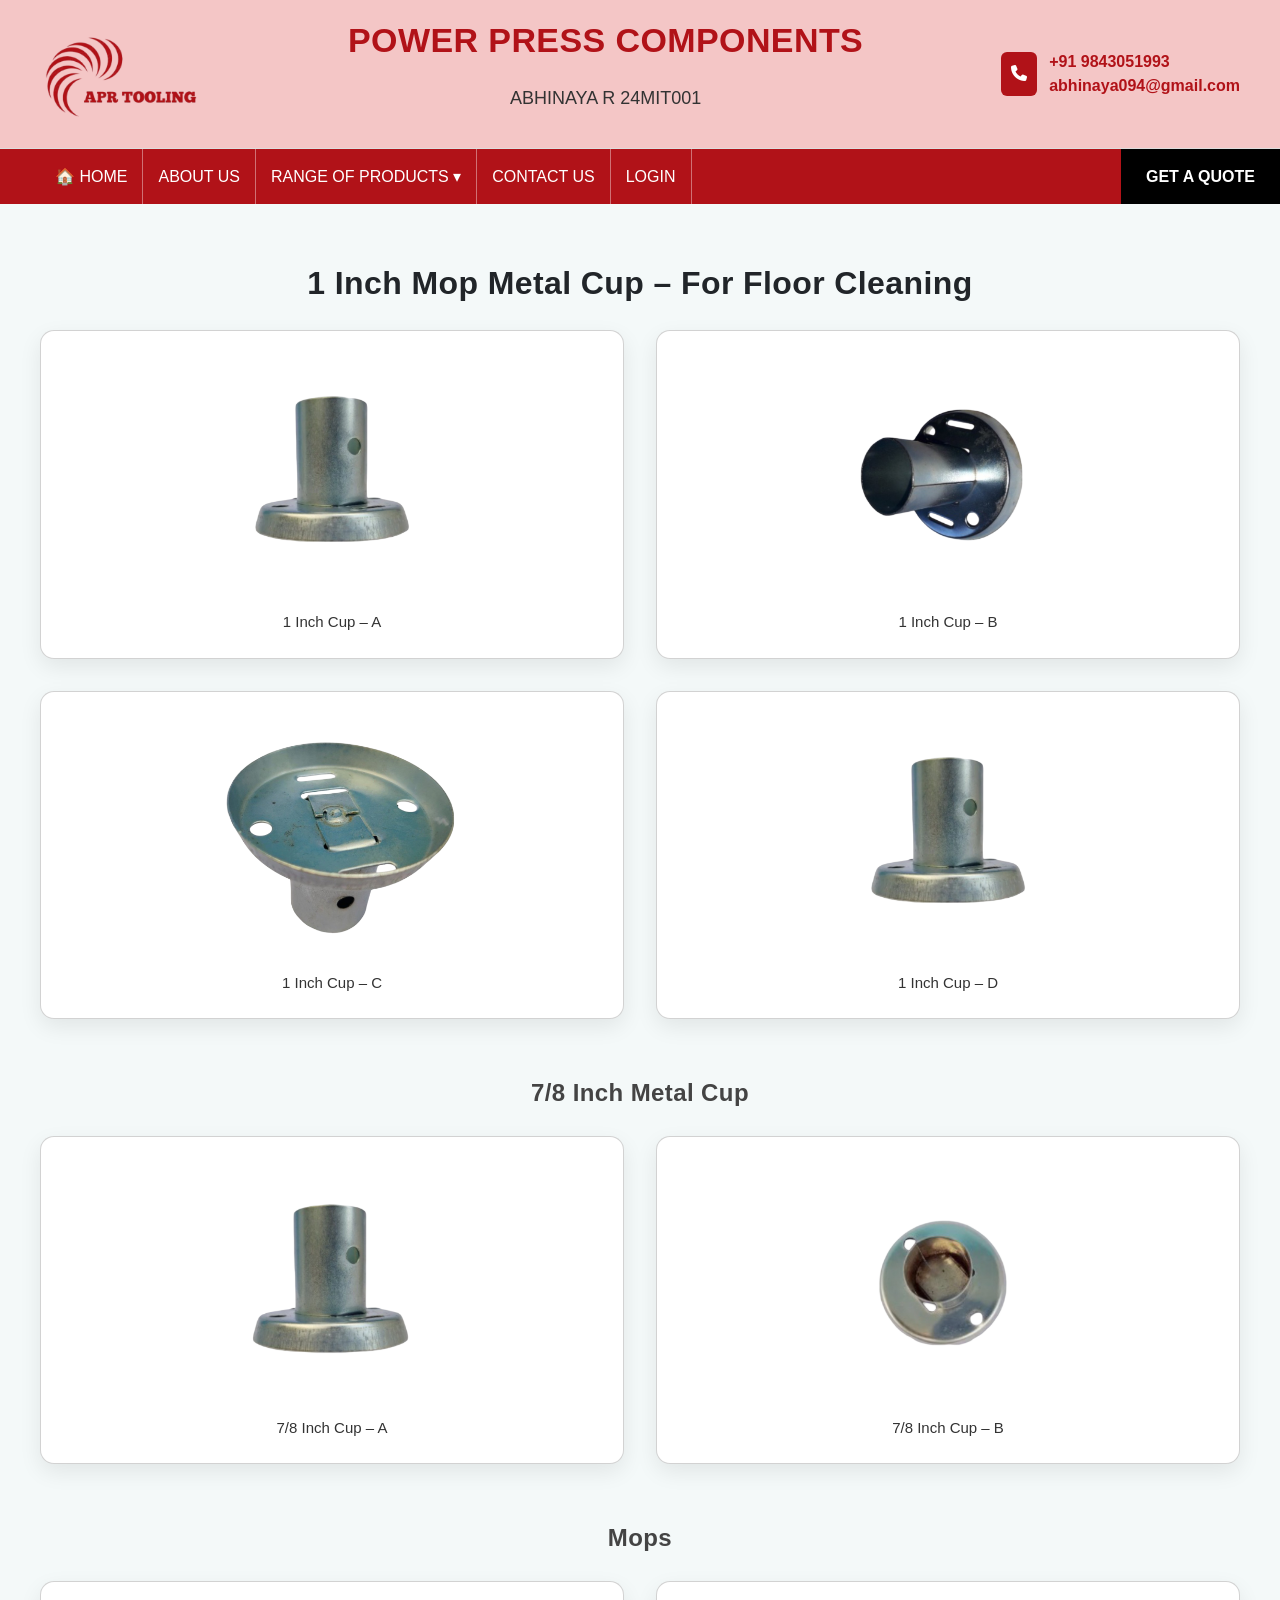
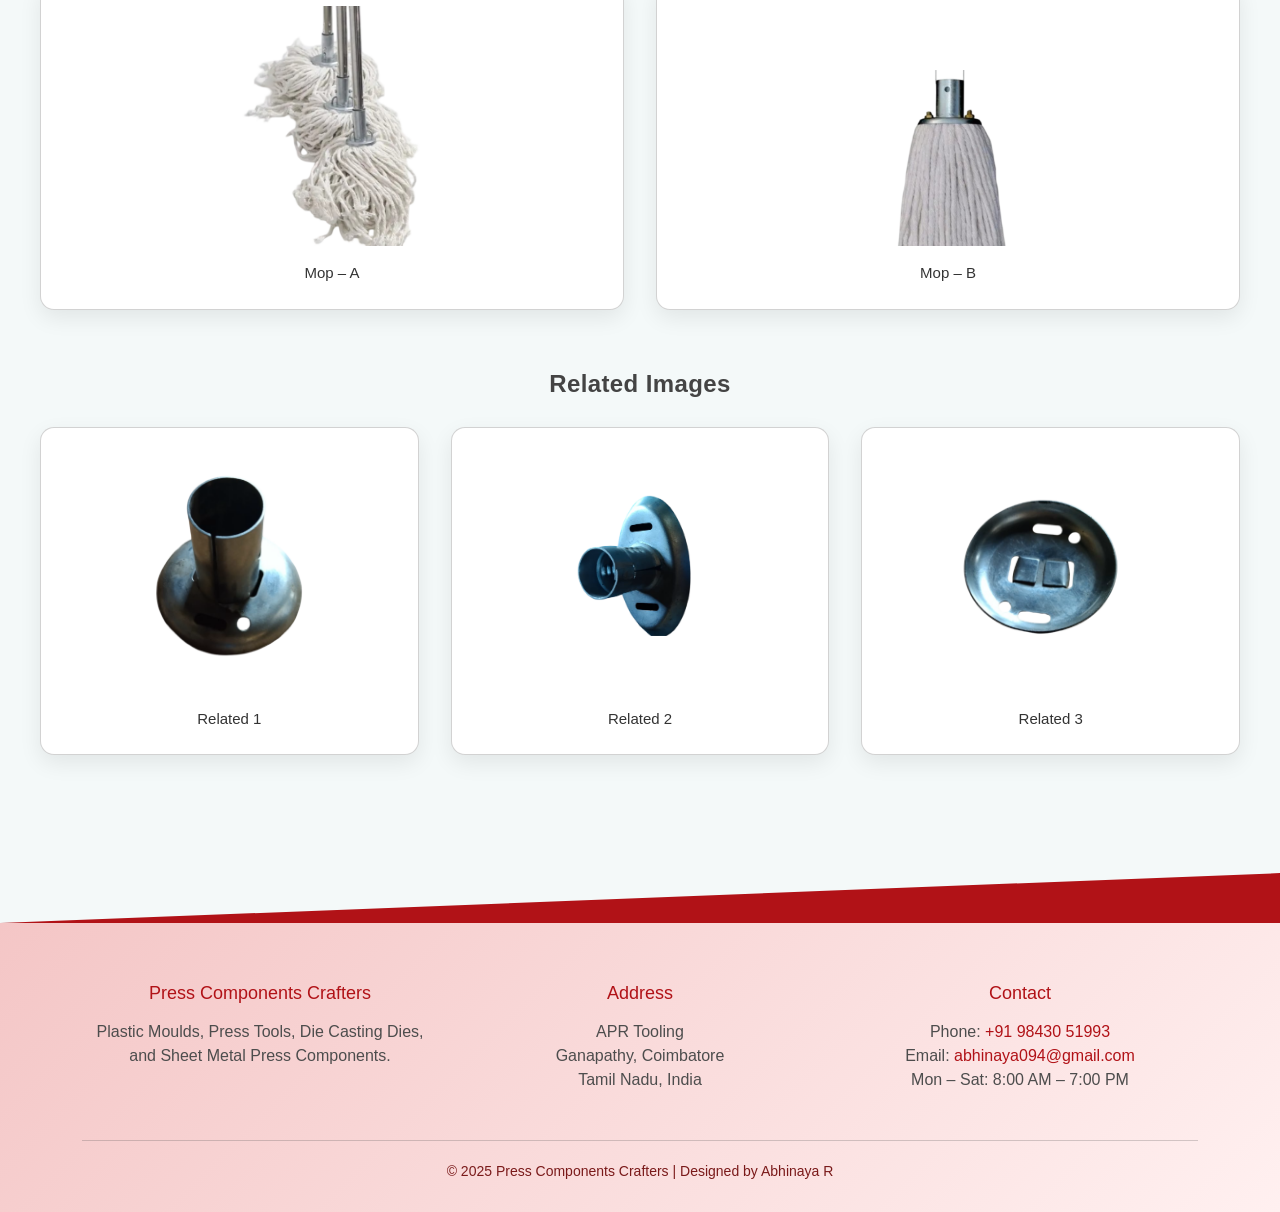
<file: pro1.html>
<!DOCTYPE html>
<html lang="en">
<head>
  <meta charset="UTF-8">
  <meta name="viewport" content="width=device-width, initial-scale=1">
  <title>Power Press Components</title>

  <link href="https://cdn.jsdelivr.net/npm/bootstrap@5.3.3/dist/css/bootstrap.min.css" rel="stylesheet">
  <link rel="stylesheet" href="https://cdnjs.cloudflare.com/ajax/libs/font-awesome/6.5.1/css/all.min.css">
  <link rel="stylesheet" href="pro1.css">

  <style>
    .card-link {
      text-decoration: none;
      color: inherit;
      display: block;
    }
  </style>
</head>

<body>

<!-- ================= HEADER ================= -->
<section class="hero">
 <div class="hero-row">
 <div class="hero-left">
 <img src=logo1.png alt="Logo" class="hero-logo">
</div>
    <div class="hero-center">
      <h1 class="hero-title">POWER PRESS COMPONENTS</h1><br>
      <p class="hero-subtitle">ABHINAYA R 24MIT001</p>
    </div>
    <div class="header-right">
      <div class="info-box">
        <div class="icon-box">
          <i class="fa-solid fa-phone"></i>
        </div>
        <div>
          <a href="tel:+919843051993" class="phone">+91 9843051993</a><br>
          <a href="mailto:abhinaya094@gmail.com" class="email">abhinaya094@gmail.com</a>
        </div>
      </div>
    </div>

  </div>
</section>

<!-- ================= NAVBAR ================= -->
<nav class="main-nav">
  <ul class="main-menu">
    <li><a href="index.html">🏠 HOME</a></li>
    <li><a href="aboutus.html">ABOUT US</a></li>

    <li>
      <a href="#">RANGE OF PRODUCTS ▾</a>
      <ul>
        <li><a href="pro1.html">OVAL CUP</a></li>
        <li><a href="pro1.html">METAL CUP 1 INCH</a></li>
        <li><a href="pro1.html">METAL CUP 7/8 INCH</a></li>
      </ul>
    </li>

    
    <li><a href="contactus.html">CONTACT US</a></li>
     <li><a href="login.html">LOGIN</a></li>
  </ul>

  <div class="quote">
    <a href="index.html">GET A QUOTE</a>
  </div>
</nav>

<!-- ================= PRODUCTS ================= -->

<h1>1 Inch Mop Metal Cup – For Floor Cleaning</h1>

<div class="grid">


    <div class="card">
      <img src="iinch-1 (1).png" alt="1 Inch Cup A">
      <div class="info">1 Inch Cup – A</div>
    </div>
  </a>

 
    <div class="card">
      <img src="1inch-2 (1).png" alt="1 Inch Cup B">
      <div class="info">1 Inch Cup – B</div>
    </div>
  </a>


    <div class="card">
      <img src="1inch-3 (1).png" alt="1 Inch Cup C">
      <div class="info">1 Inch Cup – C</div>
    </div>
  </a>


    <div class="card">
      <img src="iinch-1 (1).png" alt="1 Inch Cup D">
      <div class="info">1 Inch Cup – D</div>
    </div>
  </a>

</div>

<h2>7/8 Inch Metal Cup</h2>

<div class="grid">

 
    <div class="card">
      <img src="7-8inch -1 (1).png" alt="7/8 Cup A">
      <div class="info">7/8 Inch Cup – A</div>
    </div>
  </a>


    <div class="card">
      <img src="7-8inch-2 (1).png" alt="7/8 Cup B">
      <div class="info">7/8 Inch Cup – B</div>
    </div>
  </a>

</div>

<h2>Mops</h2>

<div class="grid">

      <div class="card">
      <img src="mop1.png" alt="Mop A">
      <div class="info">Mop – A</div>
    </div>
  </a>

      <div class="card">
      <img src="mop2 (1).png" alt="Mop B">
      <div class="info">Mop – B</div>
    </div>
  </a>

</div>

<h2>Related Images</h2>

<div class="grid-3">


    <div class="card">
      <img src="re-1.png" alt="Related 1">
      <div class="info">Related 1</div>
    </div>
  </a>

  
    <div class="card">
      <img src="re-2.png" alt="Related 2">
      <div class="info">Related 2</div>
    </div>
  </a>


    <div class="card">
      <img src="re-3.png" alt="Related 3">
      <div class="info">Related 3</div>
    </div>
  </a>

</div>
<br>
<br>
<br>
<br><br>
<br>
<br>

<!-- ================= FOOTER ================= -->
<footer class="site-footer">
  <div class="footer-wave"></div>
  <div class="container">

    <div class="row text-center footer-content">
      <div class="col-md-4 mb-3">
        <h5>Press Components Crafters</h5>
        <p>
          Plastic Moulds, Press Tools, Die Casting Dies, and
          Sheet Metal Press Components.
        </p>
      </div>

      <div class="col-md-4 mb-3">
        <h5>Address</h5>
        <p>
          APR Tooling<br>
          Ganapathy, Coimbatore<br>
          Tamil Nadu, India
        </p>
      </div>

      <div class="col-md-4 mb-3">
        <h5>Contact</h5>
        <p>
          Phone: <a href="tel:+919843051993">+91 98430 51993</a><br>
          Email: <a href="mailto:abhinaya094@gmail.com">abhinaya094@gmail.com</a><br>
          Mon – Sat: 8:00 AM – 7:00 PM
        </p>
      </div>
    </div>

    <hr>

    <p class="text-center mb-0 footer-bottom">
      © 2025 Press Components Crafters | Designed by Abhinaya R
    </p>
  </div>
</footer>
  </div>
</footer>


</body>
</html>
</file>
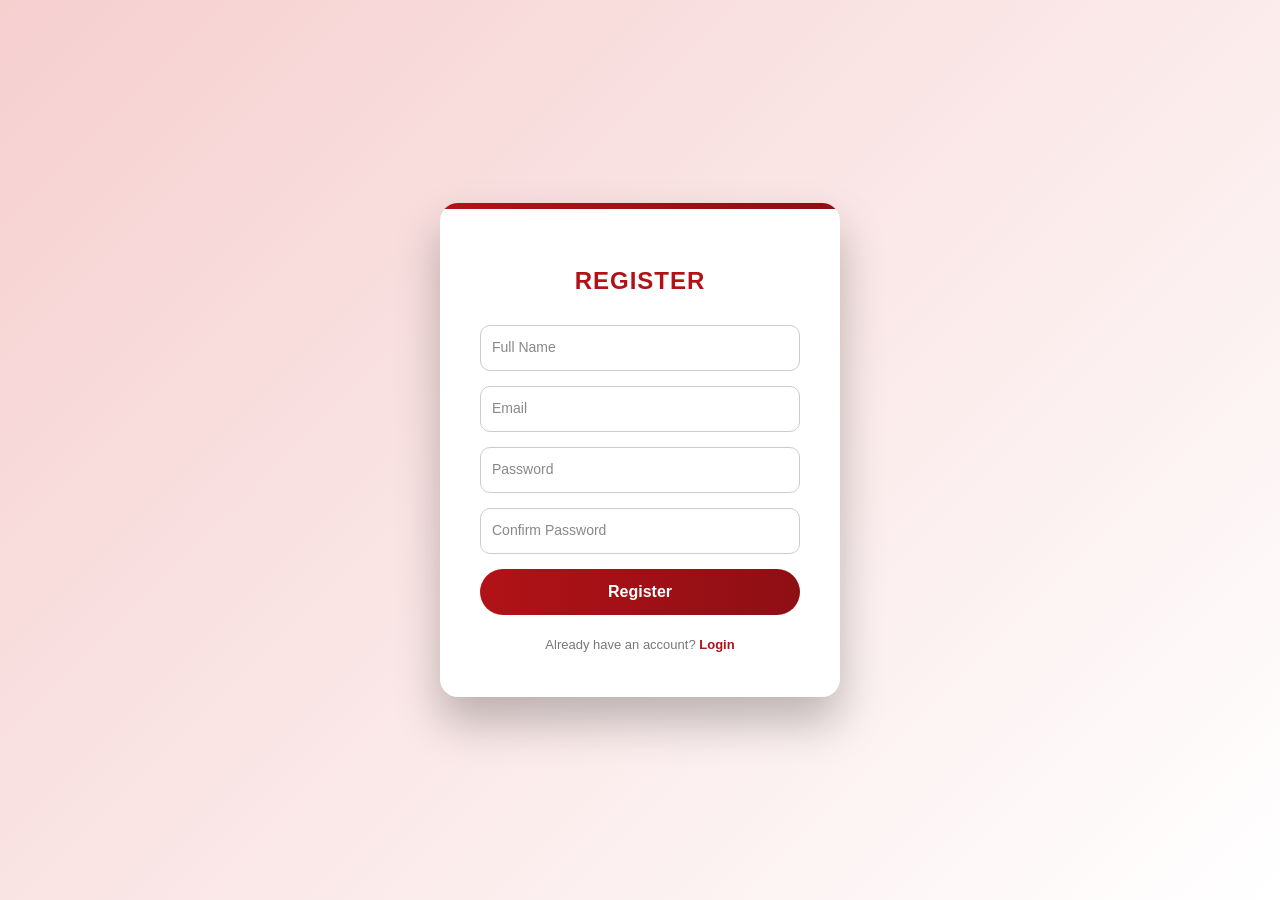
<file: register.html>
<!DOCTYPE html>
<html lang="en">
<head>
<meta charset="UTF-8">
<meta name="viewport" content="width=device-width, initial-scale=1.0">
<title>Register | Power Press Components</title>

<style>
*{
  box-sizing:border-box;
  font-family:'Segoe UI', sans-serif;
}

body{
  margin:0;
  height:100vh;
  display:flex;
  align-items:center;
  justify-content:center;
  background:linear-gradient(135deg,#f6cfcf,#ffffff);
}

.login-box{
  width:400px;
  background:#fff;
  padding:45px 40px;
  border-radius:18px;
  box-shadow:0 25px 45px rgba(0,0,0,.25);
  position:relative;
  overflow:hidden;
}

.login-box::before{
  content:"";
  position:absolute;
  top:0;
  left:0;
  width:100%;
  height:6px;
  background:linear-gradient(to right,#b11217,#8e0f14);
}

h2{
  text-align:center;
  margin-bottom:30px;
  color:#b11217;
  letter-spacing:1px;
}

.input-group{
  margin-bottom:15px;
  position:relative;
}

.input-group label{
  position:absolute;
  left:12px;
  top:14px;
  font-size:14px;
  color:#888;
  transition:.2s;
  pointer-events:none;
}

.input-group input{
  width:100%;
  padding:14px 12px;
  border-radius:10px;
  border:1.5px solid #ccc;
  outline:none;
  font-size:14px;
}

.input-group input:focus{
  border-color:#b11217;
  box-shadow:0 0 0 2px rgba(177,18,23,.15);
}

.input-group input:focus + label,
.input-group input:not(:placeholder-shown) + label{
  top:-8px;
  left:10px;
  font-size:12px;
  background:#fff;
  padding:0 4px;
  color:#b11217;
}

button{
  width:100%;
  padding:14px;
  border:none;
  border-radius:30px;
  background:linear-gradient(to right,#b11217,#8e0f14);
  color:#fff;
  font-size:16px;
  font-weight:600;
  cursor:pointer;
  transition:.3s;
}

button:hover{
  opacity:.9;
  transform:translateY(-1px);
}

.footer-text{
  margin-top:22px;
  text-align:center;
  font-size:13px;
  color:#777;
}

.footer-text span{
  color:#b11217;
  cursor:pointer;
  font-weight:600;
}
</style>
</head>

<body>

<div class="login-box">
  <h2>REGISTER</h2>

  <div class="input-group">
    <input type="text" id="name" placeholder=" ">
    <label>Full Name</label>
  </div>

  <div class="input-group">
    <input type="email" id="email" placeholder=" ">
    <label>Email</label>
  </div>

  <div class="input-group">
    <input type="password" id="password" placeholder=" ">
    <label>Password</label>
  </div>

  <div class="input-group">
    <input type="password" id="confirmPassword" placeholder=" ">
    <label>Confirm Password</label>
  </div>

  <button onclick="register()">Register</button>

  <div class="footer-text">
    Already have an account? <span onclick="showLogin()">Login</span>
  </div>
</div>

<script>
async function register() {
  const username = document.getElementById("name").value.trim();
  const password = document.getElementById("password").value.trim();
  const confirmPassword = document.getElementById("confirmPassword").value.trim();

  if (!username || !password || !confirmPassword) 
    return alert("Please fill all fields");

  if (password !== confirmPassword) 
    return alert("Passwords do not match");

  try {
    const res = await fetch("https://power-press-components-backend.onrender.com/api/register", {
      method: "POST",
      headers: { "Content-Type": "application/json" },
      body: JSON.stringify({ username, password }) // match your table keys
    });

    const text = await res.text(); // raw response
    let result;
    try {
      result = JSON.parse(text);
    } catch {
      console.error("Non-JSON response:", text);
      return alert("Server error: invalid response");
    }

    if (result.success) {
      alert("Registration successful! You can now login.");
      window.location.href = "login.html";
    } else {
      alert(result.error || "Registration failed. Username may already exist.");
    }

  } catch (err) {
    console.error(err);
    alert("Error connecting to server: " + err.message);
  }
}

function showLogin() {
  window.location.href = "login.html";
}
</script>


</body>
</html>
</file>
<file: index.css>
/* ================= GLOBAL ================= */
* {
  margin: 0;
  padding: 0;
  box-sizing: border-box;
  font-family: Arial, Helvetica, sans-serif;
}

body {
  background: #F4F9F9;
}

/* ================= HERO ================= */
.hero {
  background: #f4c6c6;
  padding: 20px 40px;
  border-bottom: 1px solid #ddd;
}

.hero-row {
  display: flex;
  align-items: center;
  justify-content: space-between;
  max-width: 1200px;
  margin: auto;
opacity: 0;
  transform: translateY(-20px);
  animation: heroFade 1s forwards;
  animation-delay: 0.2s;
}
@keyframes heroFade {
  to {
    opacity: 1;
    transform: translateY(0);
  }
}

.hero-logo {
  width: 170px;
height:auto;


}

/* Center text */
.hero-center {
  text-align: center;
}

.hero-title {
  color: #B11218;
  font-size: 34px;
  margin: 0;
  font-weight: bold;
opacity: 0;
  animation: fadeIn 0.8s forwards;
  animation-delay: 0.5s;
}

.hero-subtitle {
  font-size: 18px;
  color: #333;
opacity: 0;
  animation: fadeIn 0.8s forwards;
  animation-delay: 1s;
}
@keyframes fadeIn {
  to { opacity: 1; }
}
/* Contact box */
.info-box {
  display: flex;
  align-items: center;
  gap: 12px;
}

.icon-box {
  background: #B11218;
  color: white;
  padding: 10px;
  border-radius: 6px;
}

.phone,
.email {
  color: #B11218;
  text-decoration: none;
  font-weight: bold;
}

/* ================= NAVBAR ================= */
.main-nav {
  background: #B11218;
  display: flex;
  height: 55px;
}

.main-menu {
  list-style: none;
  display: flex;
  margin: 0;
  padding-left: 40px;
  flex: 1;
}

.main-menu li {
  position: relative;
}

.main-menu a {
  display: block;
  padding: 0 15px;
  line-height: 55px;
  color: white;
  text-decoration: none;
  border-right: 1px solid rgba(255, 255, 255, 0.4);
}

.main-menu a:hover {
  background: rgba(0, 0, 0, 0.2);
}

/* Dropdown */
.main-menu li ul {
  display: none;
  position: absolute;
  top: 55px;
  left: 0;
  background: white;
  min-width: 180px;
  list-style: none;
  padding: 0;
}

.main-menu li ul a {
  color: black;
  padding: 10px;
  line-height: normal;
}

.main-menu li:hover ul {
  display: block;
}.main-menu a {
  position: relative;
}

.main-menu a::after {
  content: "";
  position: absolute;
  left: 0;
  bottom: 8px;
  width: 0;
  height: 2px;
  background: #fff;
  transition: width 0.3s ease;
}

.main-menu a:hover::after {
  width: 100%;
}


/* Quote button */
.quote {
  background: black;
}

.quote a {
  color: white;
  padding: 0 25px;
  line-height: 55px;
  display: block;
  font-weight: bold;
  text-decoration: none;
}

/* ================= MAIN SECTION ================= */
.company-section {
  padding: 60px 15px;
  text-align: center;
}

.company-title {
  color: #B11218;
font-style:italic;
font-style:Bold;
  font-weight: 600;
  margin-bottom: 20px;
}

.product-line {
  color: orange;
  font-size: 22px;
  font-weight: 600;
  margin-bottom: 40px;
}

.image-box {
  margin: 30px 0;

}

.image-box img {
  max-width: 1000px;
  border: 1px solid #ccc;
background-color: #F4C6C6
}
.image-box img {
  transition: transform 0.5s ease;
}

.image-box img:hover {
  transform: scale(1.05);
}
.quote a {
  transition: background 0.3s, transform 0.3s;
}

.quote a:hover {
  background: #333; /* slightly lighter than black */
  transform: scale(1.05);
}


.location-title {
  color: #B11218;
  font-weight: 600;
  margin: 40px 0 20px;
  font-style:italic;
font-style:Bold;
}

.description {
  color: #2F3E46;
  font-size: 18px;
  line-height: 1.6;
  max-width: 900px;
  margin: 0 auto 40px;
  font-family: 'Roboto', sans-serif;
}

.details-box p {
  color: #003399;
  font-size: 17px;
  margin: 5px 0;
}

.hero-box {
  width: 100%;
  min-height: 160px;   /* reduced from 260px */
  background-color: #f4c6c6;
  display: flex;
  align-items: center;
  justify-content: center;
}
.hero-content {
  text-align: center;
  padding: 20px;
}

.hero-text {
  font-size: 14px;
  letter-spacing: 1px;
  color: #8b0000;
  margin-bottom: 12px;
  font-weight: 600;
}

.hero-number {
  font-size: 34px;
  font-weight: 700;
  color: #8b0000;
  margin-bottom: 20px;
}

.hero-btn {
  background-color: #8b0000;
  color: #fff;
  border: none;
  padding: 12px 32px;
  font-size: 14px;
  cursor: pointer;
  border-radius: 3px;
  transition: all 0.3s ease;
}

.hero-btn:hover {
  background-color: #a30000;
  transform: translateY(-2px);
}
/* ================= LL SECTION (AFTER BANNER) ================= */

.ll-section {
  padding: 80px 20px;
  background-color: #f9f9f9;
}

.ll-container {
  max-width: 1200px;
  margin: auto;
  display: flex;
  gap: 80px;
  align-items: center;
  flex-wrap: wrap;
}

/* Left Box */
.ll-section .left-box {
  width: 350px;
  padding: 60px 40px;
  border: 6px solid #B11218; /* theme red */
  background-color: #fff;
  text-align: center;
  box-shadow: 0 4px 15px rgba(0,0,0,0.1);
  animation: slideInLeft 1.2s ease-out forwards;
  opacity: 0;
  transform: translateX(-100%);
}
.ll-section .left-box {
  width: 350px;
  padding: 60px 40px;
  border: 6px solid #B11218;
  background-color: #fff;
  text-align: center;
  box-shadow: 0 4px 15px rgba(0,0,0,0.1);

  opacity: 0;
  transform: translateX(-60px);   /* smaller distance = smoother */
  animation: slowSlideLeft 2s ease-out forwards; /* slower */
  animation-delay: 0.3s;          /* optional delay */
}

@keyframes slowSlideLeft {
  from {
    opacity: 0;
    transform: translateX(-60px);
  }
  to {
    opacity: 1;
    transform: translateX(0);
  }
}


@keyframes slideInLeft {
  to {
    opacity: 1;
    transform: translateX(0);
  }
}

.ll-section .title {
  font-size: 36px;
  font-weight: bold;
  line-height: 1.4;
  margin-bottom: 30px;
}

.ll-section .red-line {
  width: 70px;
  height: 5px;
  background-color: #B11218;
  margin: 30px auto;
}

.ll-section .subtitle {
  font-size: 18px;
  color: #555;
  line-height: 1.6;
  margin-bottom: 40px;
}

.ll-section .view-more {
  font-size: 18px;
  font-weight: bold;
  color: #2F3E46;
  text-decoration: none;
}

.ll-section .view-more::after {
  content: " →";
}

/* Right Grid */
.ll-section .right-grid {
  display: grid;
  grid-template-columns: 1fr 1fr;
  gap: 40px;
  max-width: 600px;
}

.ll-section .item {
  display: flex;
  flex-direction: column;
  align-items: center;
  text-align: center;
}

.ll-section .icon {
  width: 80px;
  height: 80px;
  border: 2px solid #B11218;
  border-radius: 12px;
  display: flex;
  justify-content: center;
  align-items: center;
  font-size: 40px;
  margin-bottom: 15px;
}

.ll-section .item-title {
  font-size: 20px;
  font-weight: bold;
  margin-bottom: 10px;
}

.ll-section .item-text {
  font-size: 16px;
  color: #2F3E46;
  line-height: 1.6;
  font-family: 'Roboto', sans-serif;
}


/* ================= FOOTER ================= */
/* Footer background & text */
.site-footer {
  position: relative;
  background: linear-gradient(135deg, #f4c6c6, #fff0f0); 
  color: #4d4d4d; /* Dark gray text */
  padding: 60px 20px 30px;
  font-family: 'Arial', sans-serif;
   font-style: bold;
}

/* Wave shape at top of footer */
.footer-wave {
  position: absolute;
  top: -50px;
  left: 0;
  width: 100%;
  height: 50px;
   font-style: bold;
  background: #b11217; /* Deep red wave */
  clip-path: polygon(0 100%, 100% 0, 100% 100%, 0% 100%);
}

/* Links hover effect */
.site-footer a {
  color: #b11217;  /* Deep red links */
  text-decoration: none;
  transition: color 0.3s, transform 0.3s;
   font-style: bold;
}

.site-footer a:hover {
  transform: scale(1.05);
}

/* Headings */
.site-footer h5 {
  font-family: 'Oswald', sans-serif;
  font-size: 18px;
  margin-bottom: 15px;
  font-style: bold;
  color: #b11217; /* Deep red headings */
}

/* Footer bottom text */
.footer-bottom {
  margin-top: 20px;
  font-size: 14px;
  color: #7a1a1a; /* Slightly lighter deep red for bottom text */
}

/* Responsive tweaks */
@media(max-width:768px) {
  .footer-wave {
    height: 30px;
  }
  .site-footer h5 {
    font-size: 16px;
  }
}
</file>
<file: about.css>
/* ================= GLOBAL ================= */
* {
  margin: 0;
  padding: 0;
  box-sizing: border-box;
  font-family: Arial, Helvetica, sans-serif;
}

body {
  background: #F4F9F9;
}

/* ================= HERO ================= */
.hero {
  background: #f4c6c6;
  padding: 20px 40px;
  border-bottom: 1px solid #ddd;
}

.hero-row {
  display: flex;
  align-items: center;
  justify-content: space-between;
  max-width: 1200px;
  margin: auto;
opacity: 0;
  transform: translateY(-20px);
  animation: heroFade 1s forwards;
  animation-delay: 0.2s;
}
@keyframes heroFade {
  to {
    opacity: 1;
    transform: translateY(0);
  }
}

.hero-logo {
  width: 170px;
height:auto;


}

/* Center text */
.hero-center {
  text-align: center;
}

.hero-title {
  color: #B11218;
  font-size: 34px;
  margin: 0;
  font-weight: bold;
opacity: 0;
  animation: fadeIn 0.8s forwards;
  animation-delay: 0.5s;
}

.hero-subtitle {
  font-size: 18px;
  color: #333;
opacity: 0;
  animation: fadeIn 0.8s forwards;
  animation-delay: 1s;
}
@keyframes fadeIn {
  to { opacity: 1; }
}
/* Contact box */
.info-box {
  display: flex;
  align-items: center;
  gap: 12px;
}

.icon-box {
  background: #B11218;
  color: white;
  padding: 10px;
  border-radius: 6px;
}

.phone,
.email {
  color: #B11218;
  text-decoration: none;
  font-weight: bold;
}

/* ================= NAVBAR ================= */
.main-nav {
  background: #B11218;
  display: flex;
  height: 55px;
}

.main-menu {
  list-style: none;
  display: flex;
  margin: 0;
  padding-left: 40px;
  flex: 1;
}

.main-menu li {
  position: relative;
}

.main-menu a {
  display: block;
  padding: 0 15px;
  line-height: 55px;
  color: white;
  text-decoration: none;
  border-right: 1px solid rgba(255, 255, 255, 0.4);
}

.main-menu a:hover {
  background: rgba(0, 0, 0, 0.2);
}

/* Dropdown */
.main-menu li ul {
  display: none;
  position: absolute;
  top: 55px;
  left: 0;
  background: white;
  min-width: 180px;
  list-style: none;
  padding: 0;
}

.main-menu li ul a {
  color: black;
  padding: 10px;
  line-height: normal;
}

.main-menu li:hover ul {
  display: block;
}.main-menu a {
  position: relative;
}

.main-menu a::after {
  content: "";
  position: absolute;
  left: 0;
  bottom: 8px;
  width: 0;
  height: 2px;
  background: #fff;
  transition: width 0.3s ease;
}

.main-menu a:hover::after {
  width: 100%;
}


/* Quote button */
.quote {
  background: black;
}

.quote a {
  color: white;
  padding: 0 25px;
  line-height: 55px;
  display: block;
  font-weight: bold;
  text-decoration: none;
}
/* ================= ABOUT / COMPANY SECTION ================= */
.about-section {
  max-width: 1100px;
  margin: 40px auto;
  padding: 0 20px;
}

.about-title {
  text-align: center;
  font-size: 42px;
  font-weight: 700;
  font-style: bold;
  color: #2F3E46;
  margin-bottom: 5px;
}

.about-subtitle {
  text-align: center;
  font-size: 24px;
  font-weight: 400;
  color: #7a0f14;
  margin-bottom: 60px;
   font-style: italic;
  font-style: bold;
}

.company-heading {
  text-align: center;
  font-size: 32px;
  letter-spacing: 2px;
  color: #b11217;
  margin-bottom: 40px;
  font-family: Merriweather;
}

.company-content p {
  font-size: 18px;
  line-height: 1.9;
  color: #2F3E46;
  text-align: justify;
  margin-bottom: 25px;
}

/* ================= FOOTER ================= */
/* Footer background & text */
/* Footer background & text */
.site-footer {
  position: relative;
  background: linear-gradient(135deg, #f4c6c6, #fff0f0); /* Soft pink to light cream */
  color: #4d4d4d; /* Dark gray text */
  padding: 60px 20px 30px;
  font-family: 'Arial', sans-serif;
}

/* Wave shape at top of footer */
.footer-wave {
  position: absolute;
  top: -50px;
  left: 0;
  width: 100%;
  height: 50px;
  background: #b11217; /* Deep red wave */
  clip-path: polygon(0 100%, 100% 0, 100% 100%, 0% 100%);
}

/* Links hover effect */
.site-footer a {
  color: #b11217;  /* Deep red links */
  text-decoration: none;
  transition: color 0.3s, transform 0.3s;
}

.site-footer a:hover {
  transform: scale(1.05);
}

/* Headings */
.site-footer h5 {
  font-family: 'Oswald', sans-serif;
  font-size: 18px;
  margin-bottom: 15px;
  color: #b11217; /* Deep red headings */
}

/* Footer bottom text */
.footer-bottom {
  margin-top: 20px;
  font-size: 14px;
  color: #7a1a1a; /* Slightly lighter deep red for bottom text */
}

/* Responsive tweaks */
@media(max-width:768px) {
  .footer-wave {
    height: 30px;
  }
  .site-footer h5 {
    font-size: 16px;
  }
}
</file>
<file: contactus.css>
/* ================= GLOBAL ================= */
* {
  margin: 0;
  padding: 0;
  box-sizing: border-box;
  font-family: Arial, Helvetica, sans-serif;
}

body {
  background: #F4F9F9;
  font-family: 'Oswald', sans-serif;
}

/* ================= HERO ================= */
.hero {
  background: #f4c6c6;
  padding: 20px 40px;
  border-bottom: 1px solid #ddd;
}

.hero-row {
  display: flex;
  align-items: center;
  justify-content: space-between;
  max-width: 1200px;
  margin: auto;
  opacity: 0;
  transform: translateY(-20px);
  animation: heroFade 1s forwards;
  animation-delay: 0.2s;
}

@keyframes heroFade {
  to {
    opacity: 1;
    transform: translateY(0);
  }
}

.hero-logo {
  width: 170px;
  height: auto;
}

/* Center text */
.hero-center {
  text-align: center;
}

.hero-title {
  color: #B11218;
  font-size: 34px;
  margin: 0;
  font-weight: bold;
  opacity: 0;
  animation: fadeIn 0.8s forwards;
  animation-delay: 0.5s;
}

.hero-subtitle {
  font-size: 18px;
  color: #333;
  opacity: 0;
  animation: fadeIn 0.8s forwards;
  animation-delay: 1s;
}

@keyframes fadeIn {
  to { opacity: 1; }
}

/* Contact box */
.info-box {
  display: flex;
  align-items: center;
  gap: 12px;
}

.icon-box {
  background: #B11218;
  color: white;
  padding: 10px;
  border-radius: 6px;
}

.phone,
.email {
  color: #B11218;
  text-decoration: none;
  font-weight: bold;
}

/* ================= NAVBAR ================= */
.main-nav {
  background: #B11218;
  display: flex;
  height: 55px;
}

.main-menu {
  list-style: none;
  display: flex;
  margin: 0;
  padding-left: 40px;
  flex: 1;
}

.main-menu li {
  position: relative;
}

.main-menu a {
  display: block;
  padding: 0 15px;
  line-height: 55px;
  color: white;
  text-decoration: none;
  border-right: 1px solid rgba(255, 255, 255, 0.4);
}

.main-menu a:hover {
  background: rgba(0, 0, 0, 0.2);
}

/* Dropdown */
.main-menu li ul {
  display: none;
  position: absolute;
  top: 55px;
  left: 0;
  background: white;
  min-width: 180px;
  list-style: none;
  padding: 0;
}

.main-menu li ul a {
  color: black;
  padding: 10px;
  line-height: normal;
}

.main-menu li:hover ul {
  display: block;
}

.main-menu a {
  position: relative;
}

.main-menu a::after {
  content: "";
  position: absolute;
  left: 0;
  bottom: 8px;
  width: 0;
  height: 2px;
  background: #fff;
  transition: width 0.3s ease;
}

.main-menu a:hover::after {
  width: 100%;
}

/* Quote button */
.quote {
  background: black;
}

.quote a {
  color: white;
  padding: 0 25px;
  line-height: 55px;
  display: block;
  font-weight: bold;
  text-decoration: none;
}

/* CONTACT BANNER */
.contact-banner {
    width: 100%;
    height: 300px;
    background: url("contact.jpg") no-repeat center;
    background-size: cover;
    position: relative;
}

.contact-banner h1 {
    position: absolute;
    left: 60px;
    top: 50%;
    transform: translateY(-50%);
    color: #00aaff;
    font-size: 48px;
    letter-spacing: 3px;
    margin: 0;
}
/*form*/
/* ================= CONTACT FORM ================= */
/* ================= CONTACT FORM ================= */
.contact-form-section {
  padding: 80px 20px;
  background: #f9f9f9;
}

.contact-form-container {
  max-width: 650px;
  margin: auto;
  background: #ffffff;
  padding: 45px 35px;
  border-radius: 8px;
  text-align: center;
  box-shadow: 0 12px 30px rgba(0,0,0,0.08);
}

.contact-form-container h2 {
  font-size: 28px;
  margin-bottom: 8px;
  color: #222;
}

.form-subtitle {
  font-size: 14px;
  color: #777;
  margin-bottom: 30px;
}

.contact-form-container form {
  display: flex;
  flex-direction: column;
  gap: 16px;
}

.contact-form-container input,
.contact-form-container textarea {
  width: 100%;
  padding: 14px 16px;
  font-size: 14px;
  border: 1px solid #ddd;
  border-radius: 4px;
  outline: none;
  transition: border-color 0.3s;
}

.contact-form-container input:focus,
.contact-form-container textarea:focus {
  border-color: #b11217;
}

.contact-form-container button {
  background: #b11217;
  color: #ffffff;
  padding: 14px;
  font-size: 15px;
  font-weight: 600;
  border: none;
  border-radius: 4px;
  cursor: pointer;
  transition: background 0.3s;
}

.contact-form-container button:hover {
  background: #8e0e13;
}

/* Responsive */
@media (max-width: 576px) {
  .contact-form-container {
    padding: 35px 25px;
  }
}

/* icon*/
.contact-info-section {
  padding: 60px 20px;
  background: #ffffff;
}

.contact-grid {
  max-width: 1200px;
  margin: auto;
  display: grid;
  grid-template-columns: repeat(4, 1fr); /* 4 columns for a single line */
  gap: 30px;
}

.contact-box {
  background: #f9f9f9;
  padding: 45px 20px;
  text-align: center;
  border-radius: 6px;
  transition: transform 0.3s ease, box-shadow 0.3s ease;
}

.contact-box:hover {
  transform: translateY(-6px);
  box-shadow: 0 12px 30px rgba(0, 0, 0, 0.12);
}


/* 🔥 WIDER HEXAGON ICON */
/* ✅ TRUE HEXAGON – WIDER BUT CORRECT */
.icon-hex {
  width: 80px;        /* increase size */
  height: 70px;       /* keeps hexagon proportions */
  background: #b11217;

  clip-path: polygon(
    25% 0%,
    75% 0%,
    100% 50%,
    75% 100%,
    25% 100%,
    0% 50%
  );

  display: flex;
  align-items: center;
  justify-content: center;
  margin: 0 auto 22px;
}

.icon-hex i {
  color: #ffffff;
  font-size: 22px;
}

/* Text */
.contact-box h3 {
  font-size: 20px;
  margin-bottom: 10px;
  color: #222;
  font-weight: 600;
}

.contact-box p {
  font-size: 15px;
  color: #555;
  line-height: 1.6;
}

/* Highlighted Links (Email & Website) */
.contact-box .highlight a {
  color: #b11217;
  font-weight: 500;
  text-decoration: none;
  transition: color 0.3s;
}

.contact-box .highlight a:hover {
  color: #ff3b3b;
}

/* Links for phone and email */
.contact-box p a {
  color: #555;
  text-decoration: none;
  transition: color 0.3s;
}

.contact-box p a:hover {
  color: #b11217;
}

/* Responsive */
@media (max-width: 992px) {
  .contact-grid {
    grid-template-columns: repeat(2, 1fr); /* 2 per row on tablets */
  }
}

@media (max-width: 576px) {
  .contact-grid {
    grid-template-columns: 1fr; /* 1 per row on mobile */
  }
}
    /* Link under form */
    .contact-form-container .php-link {
      margin-top: 15px;
      font-size: 14px;
    }

    .contact-form-container .php-link a {
      color: #b11217;
      text-decoration: none;
      font-weight: 500;
    }

    .contact-form-container .php-link a:hover {
      text-decoration: underline;
      color: #ff3b3b;
    }

    /* Responsive */
    @media (max-width: 576px) {
      .contact-form-container {
        padding: 35px 25px;
      }
    }
/* Links for phone and email */
.contact-box p a {
  color: #555;
  text-decoration: none;
  transition: color 0.3s;
}

.contact-box p a:hover {
  color: #b11217;
}

/* Responsive */
@media (max-width: 992px) {
  .contact-grid {
    grid-template-columns: repeat(2, 1fr); /* 2 per row on tablets */
  }
}

@media (max-width: 576px) {
  .contact-grid {
    grid-template-columns: 1fr; /* 1 per row on mobile */
  }
}
/*map*/
/* ================= MAP SECTION ================= */
.map-section {
  width: 100%;
  height: 420px;
  margin-top: 60px;
}

.map-section iframe {
  width: 100%;
  height: 100%;
  border: 0;
}

/* Mobile adjustment */
@media (max-width: 768px) {
  .map-section {
    height: 320px;
  }
}

/* ================= FOOTER ================= */
.site-footer {
  position: relative;
  background: linear-gradient(135deg, #f4c6c6, #fff0f0);
  color: #4d4d4d;
  padding: 60px 20px 30px;
  font-family: 'Arial', sans-serif;
}

.footer-wave {
  position: absolute;
  top: -50px;
  left: 0;
  width: 100%;
  height: 50px;
  background: #b11217;
  clip-path: polygon(0 100%, 100% 0, 100% 100%, 0% 100%);
}

.site-footer a {
  color: #b11217;
  text-decoration: none;
  transition: color 0.3s, transform 0.3s;
}

.site-footer a:hover {
  transform: scale(1.05);
}

.site-footer h5 {
  font-family: 'Oswald', sans-serif;
  font-size: 18px;
  margin-bottom: 15px;
  color: #b11217;
}

.footer-bottom {
  margin-top: 20px;
  font-size: 14px;
  color: #7a1a1a;
}

@media(max-width:768px) {
  .footer-wave {
    height: 30px;
  }
  .site-footer h5 {
    font-size: 16px;
  }
}
</file>
<file: pro1.css>
/* ================= GLOBAL ================= */
* {
  margin: 0;
  padding: 0;
  box-sizing: border-box;
  font-family: Arial, Helvetica, sans-serif;
}

body {
  background: #F4F9F9;
}

/* ================= HERO ================= */
.hero {
  background: #f4c6c6;
  padding: 20px 40px;
  border-bottom: 1px solid #ddd;
}

.hero-row {
  display: flex;
  align-items: center;
  justify-content: space-between;
  max-width: 1200px;
  margin: auto;
opacity: 0;
  transform: translateY(-20px);
  animation: heroFade 1s forwards;
  animation-delay: 0.2s;
}
@keyframes heroFade {
  to {
    opacity: 1;
    transform: translateY(0);
  }
}

.hero-logo {
  width: 170px;
height:auto;


}

/* Center text */
.hero-center {
  text-align: center;
}

.hero-title {
  color: #B11218;
  font-size: 34px;
  margin: 0;
  font-weight: bold;
opacity: 0;
  animation: fadeIn 0.8s forwards;
  animation-delay: 0.5s;
}

.hero-subtitle {
  font-size: 18px;
  color: #333;
opacity: 0;
  animation: fadeIn 0.8s forwards;
  animation-delay: 1s;
}
@keyframes fadeIn {
  to { opacity: 1; }
}
/* Contact box */
.info-box {
  display: flex;
  align-items: center;
  gap: 12px;
}

.icon-box {
  background: #B11218;
  color: white;
  padding: 10px;
  border-radius: 6px;
}

.phone,
.email {
  color: #B11218;
  text-decoration: none;
  font-weight: bold;
}

/* ================= NAVBAR ================= */
.main-nav {
  background: #B11218;
  display: flex;
  height: 55px;
}

.main-menu {
  list-style: none;
  display: flex;
  margin: 0;
  padding-left: 40px;
  flex: 1;
}

.main-menu li {
  position: relative;
}

.main-menu a {
  display: block;
  padding: 0 15px;
  line-height: 55px;
  color: white;
  text-decoration: none;
  border-right: 1px solid rgba(255, 255, 255, 0.4);
}

.main-menu a:hover {
  background: rgba(0, 0, 0, 0.2);
}

/* Dropdown */
.main-menu li ul {
  display: none;
  position: absolute;
  top: 55px;
  left: 0;
  background: white;
  min-width: 180px;
  list-style: none;
  padding: 0;
}

.main-menu li ul a {
  color: black;
  padding: 10px;
  line-height: normal;
}

.main-menu li:hover ul {
  display: block;
}.main-menu a {
  position: relative;
}

.main-menu a::after {
  content: "";
  position: absolute;
  left: 0;
  bottom: 8px;
  width: 0;
  height: 2px;
  background: #fff;
  transition: width 0.3s ease;
}

.main-menu a:hover::after {
  width: 100%;
}


/* Quote button */
.quote {
  background: black;
}

.quote a {
  color: white;
  padding: 0 25px;
  line-height: 55px;
  display: block;
  font-weight: bold;
  text-decoration: none;
}* {
  box-sizing: border-box;
}


h1, h2 {
  text-align: center;
  margin: 60px 0 28px;
  font-weight: 600;
  letter-spacing: .4px;
}

h1 {
  font-size: 32px;
}

h2 {
  font-size: 24px;
  color: #444;
}

/* GRID SYSTEM */
.grid {
  max-width: 1200px;
  margin: auto;
  display: grid;
  grid-template-columns: repeat(2, 1fr);
  gap: 32px;
}

.grid-3 {
  max-width: 1200px;
  margin: auto;
  display: grid;
  grid-template-columns: repeat(3, 1fr);
  gap: 32px;
}

/* PRODUCT CARD */
.card {
  background: #fff;
  border-radius: 14px;
  padding: 24px;
  box-shadow: 0 8px 22px rgba(0,0,0,.08);
  position: relative;
  overflow: hidden;
  transition: transform .35s ease, box-shadow .35s ease;
}

.card::after {
  content: '';
  position: absolute;
  inset: 0;
  background: linear-gradient(120deg, transparent, rgba(0,0,0,.03), transparent);
  opacity: 0;
  transition: opacity .35s ease;
}

.card:hover {
  transform: translateY(-6px);
  box-shadow: 0 18px 36px rgba(0,0,0,.14);
}

.card:hover::after {
  opacity: 1;
}

.card img {
  width: 100%;
  height: 240px;
  object-fit: contain;
  display: block;
  margin: auto;
  transition: transform .45s ease;
}

.card:hover img {
  transform: scale(1.06);
}

.info {
  margin-top: 16px;
  text-align: center;
  font-weight: 500;
  font-size: 15px;
  color: #333;
}

/* RESPONSIVE */
@media (max-width: 900px) {
  .grid-3 {
    grid-template-columns: 1fr;
  }
}

@media (max-width: 768px) {
  .grid {
    grid-template-columns: 1fr;
  }
}
/* Footer background & text */
.site-footer {
  position: relative;
  background: linear-gradient(135deg, #f4c6c6, #fff0f0); /* Soft pink to light cream */
  color: #4d4d4d; /* Dark gray text */
  padding: 60px 20px 30px;
  font-family: 'Arial', sans-serif;
}

/* Wave shape at top of footer */
.footer-wave {
  position: absolute;
  top: -50px;
  left: 0;
  width: 100%;
  height: 50px;
  background: #b11217; /* Deep red wave */
  clip-path: polygon(0 100%, 100% 0, 100% 100%, 0% 100%);
}

/* Links hover effect */
.site-footer a {
  color: #b11217;  /* Deep red links */
  text-decoration: none;
  transition: color 0.3s, transform 0.3s;
}

.site-footer a:hover {
  transform: scale(1.05);
}

/* Headings */
.site-footer h5 {
  font-family: 'Oswald', sans-serif;
  font-size: 18px;
  margin-bottom: 15px;
  color: #b11217; /* Deep red headings */
}

/* Footer bottom text */
.footer-bottom {
  margin-top: 20px;
  font-size: 14px;
  color: #7a1a1a; /* Slightly lighter deep red for bottom text */
}

/* Responsive tweaks */
@media(max-width:768px) {
  .footer-wave {
    height: 30px;
  }
  .site-footer h5 {
    font-size: 16px;
  }
}
</file>
